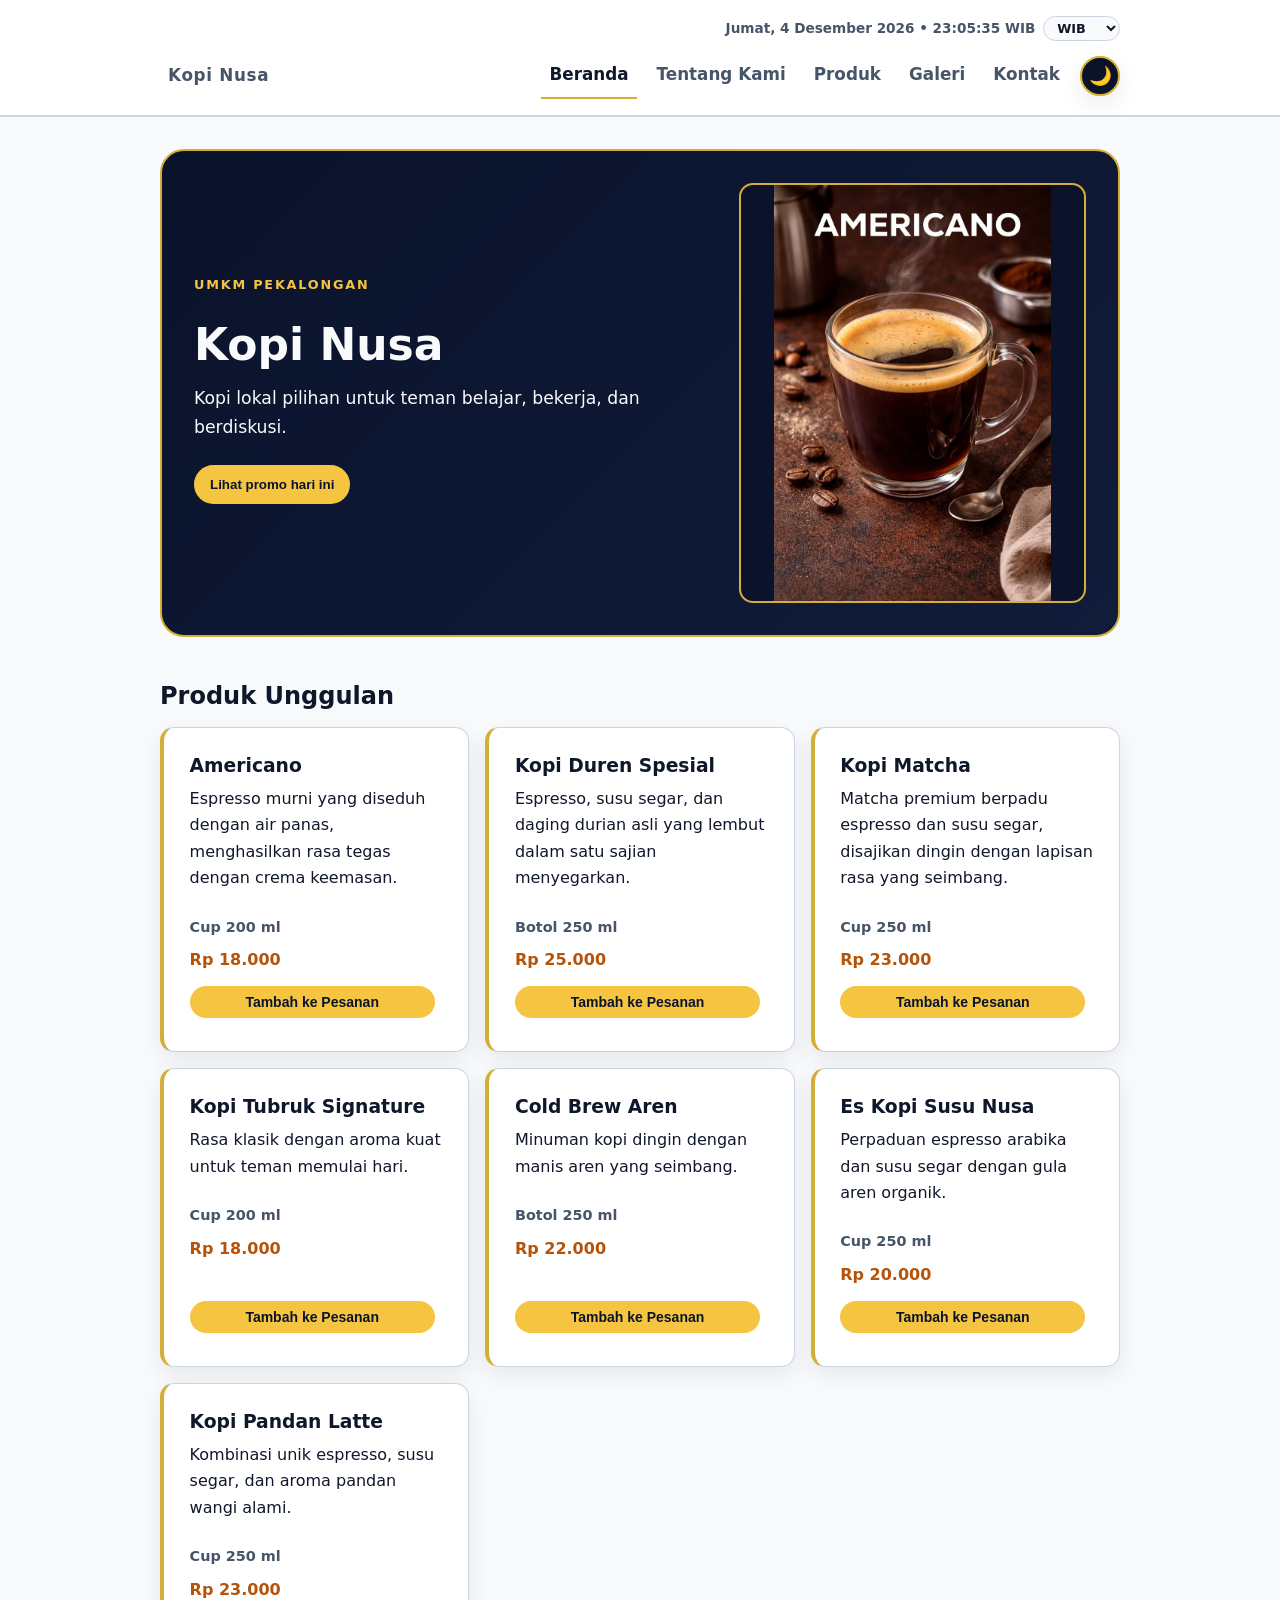
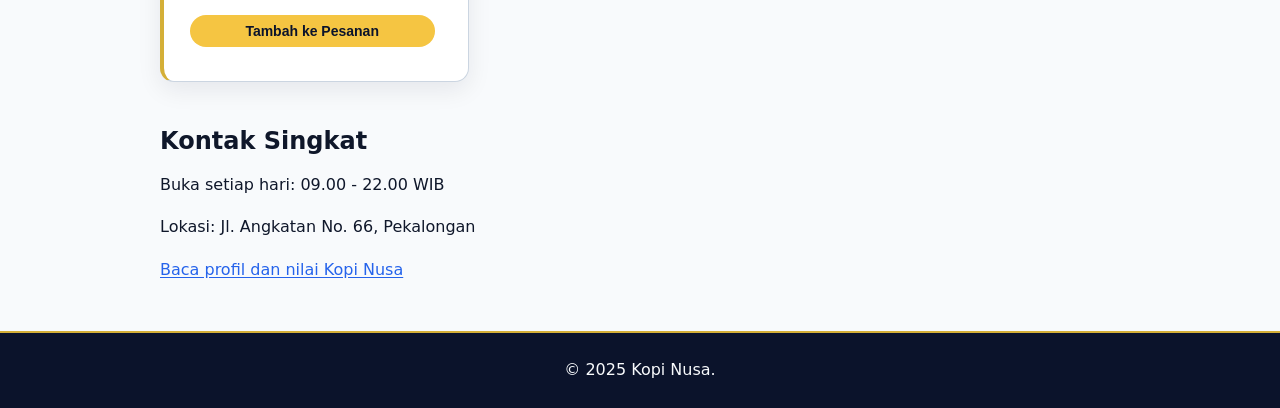
<file: index.html>
<!doctype html>
<html lang="id">
<head>
  <meta charset="utf-8" />
  <meta name="viewport" content="width=device-width, initial-scale=1" />
  <title>Kopi Nusa</title>
  <link rel="icon" href="favicon.ico" type="image/x-icon" />
  <link rel="stylesheet" href="css/style.css" />
  <script src="js/app.js" defer></script>
</head>
<body>
 
  <a class="skip-link" href="#konten">Lewati ke konten utama</a>

  <header class="site-header">
    <nav class="nav" aria-label="Navigasi utama">
      <div class="live-clock-widget" aria-label="Waktu operasional real-time">
        <time id="live-clock-text" class="clock-text">Memuat waktu...</time>
        <label for="timezone-select" class="sr-only">Pilih Zona Waktu</label>
        <select id="timezone-select" class="timezone-select" aria-label="Pilih zona waktu Indonesia">
          <option value="Asia/Jakarta" data-label="WIB" selected>WIB</option>
          <option value="Asia/Makassar" data-label="WITA">WITA</option>
          <option value="Asia/Jayapura" data-label="WIT">WIT</option>
        </select>
      </div>
      <a class="brand" href="index.html">Kopi Nusa</a>
      <button type="button" id="toggle-tema" class="theme-icon-btn" aria-label="Aktifkan mode gelap" title="Ubah tema">🌙</button>
      <ul>
        <li><a aria-current="page" href="index.html">Beranda</a></li>
        <li><a href="tentang.html">Tentang Kami</a></li>
        <li><a href="produk.html">Produk</a></li>
        <li><a href="galeri.html">Galeri</a></li>
        <li><a href="kontak.html">Kontak</a></li>
      </ul>
    </nav>
  </header>

  <main id="konten" class="page">
    <section class="hero" aria-labelledby="hero-title">
      <div class="hero-content">
        <p class="eyebrow">UMKM Pekalongan</p>
        <h1 id="hero-title">Kopi Nusa</h1>
        <p>Kopi lokal pilihan untuk teman belajar, bekerja, dan berdiskusi.</p>
        <button id="promoButton" type="button">Lihat promo hari ini</button>
      </div>

      <img class="hero-image" src="assets/images/americano.jpeg" alt="Segelas americano panas bercrema keemasan di atas meja kayu, ditemani biji kopi dan sendok" width="736" height="1104" />
    </section>

    <section aria-labelledby="produk-title">
      <h2 id="produk-title">Produk Unggulan</h2>
      <div class="product-list product-grid">
        <article class="product-card">
          <h3>Americano</h3>
          <p>Espresso murni yang diseduh dengan air panas, menghasilkan rasa tegas dengan crema keemasan.</p>
          <p class="product-size">Cup 200 ml</p>
          <p class="price">Rp 18.000</p>
          <button class="order-button" type="button" aria-label="Tambah Americano ke pesanan">Tambah ke Pesanan</button>
        </article>

        <article class="product-card">
          <h3>Kopi Duren Spesial</h3>
          <p>Espresso, susu segar, dan daging durian asli yang lembut dalam satu sajian menyegarkan.</p>
          <p class="product-size">Botol 250 ml</p>
          <p class="price">Rp 25.000</p>
          <button class="order-button" type="button" aria-label="Tambah Kopi Duren Spesial ke pesanan">Tambah ke Pesanan</button>
        </article>

        <article class="product-card">
          <h3>Kopi Matcha</h3>
          <p>Matcha premium berpadu espresso dan susu segar, disajikan dingin dengan lapisan rasa yang seimbang.</p>
          <p class="product-size">Cup 250 ml</p>
          <p class="price">Rp 23.000</p>
          <button class="order-button" type="button" aria-label="Tambah Kopi Matcha ke pesanan">Tambah ke Pesanan</button>
        </article>

        <article class="product-card">
          <h3>Kopi Tubruk Signature</h3>
          <p>Rasa klasik dengan aroma kuat untuk teman memulai hari.</p>
          <p class="product-size">Cup 200 ml</p>
          <p class="price">Rp 18.000</p>
          <button class="order-button" type="button" aria-label="Tambah Kopi Tubruk Signature ke pesanan">Tambah ke Pesanan</button>
        </article>

        <article class="product-card">
          <h3>Cold Brew Aren</h3>
          <p>Minuman kopi dingin dengan manis aren yang seimbang.</p>
          <p class="product-size">Botol 250 ml</p>
          <p class="price">Rp 22.000</p>
          <button class="order-button" type="button" aria-label="Tambah Cold Brew Aren ke pesanan">Tambah ke Pesanan</button>
        </article>

        <article class="product-card">
          <h3>Es Kopi Susu Nusa</h3>
          <p>Perpaduan espresso arabika dan susu segar dengan gula aren organik.</p>
          <p class="product-size">Cup 250 ml</p>
          <p class="price">Rp 20.000</p>
          <button class="order-button" type="button" aria-label="Tambah Es Kopi Susu Nusa ke pesanan">Tambah ke Pesanan</button>
        </article>

        <article class="product-card">
          <h3>Kopi Pandan Latte</h3>
          <p>Kombinasi unik espresso, susu segar, dan aroma pandan wangi alami.</p>
          <p class="product-size">Cup 250 ml</p>
          <p class="price">Rp 23.000</p>
          <button class="order-button" type="button" aria-label="Tambah Kopi Pandan Latte ke pesanan">Tambah ke Pesanan</button>
        </article>
      </div>

      <aside id="ringkasanPesanan" class="order-summary" aria-labelledby="ringkasan-title" hidden>
        <h3 id="ringkasan-title">Ringkasan Pesanan</h3>
        <ul id="daftarPesanan" class="order-list"></ul>
        <p class="order-total">Subtotal: <span id="subtotalPesanan">Rp 0</span></p>
        <p id="infoDiskon" class="order-discount" hidden></p>
        <p class="order-total">Total: <strong id="totalPesanan">Rp 0</strong></p>
        <button id="pesanWhatsApp" class="whatsapp-button" type="button">Pesan via WhatsApp</button>
        <button id="kosongkanPesanan" type="button">Kosongkan Pesanan</button>
      </aside>
    </section>

    <section id="kontak" aria-labelledby="kontak-title">
      <h2 id="kontak-title">Kontak Singkat</h2>
      <p>Buka setiap hari: 09.00 - 22.00 WIB</p>
      <p>Lokasi: Jl. Angkatan No. 66, Pekalongan</p>
      <p><a href="tentang.html">Baca profil dan nilai Kopi Nusa</a></p>
    </section>
  </main>

  <footer class="site-footer">
    <p>&copy; 2025 Kopi Nusa.</p>
  </footer>

  <div id="notifikasi" class="notifikasi" role="status" aria-live="polite"></div>

  <script src="js/script.js"></script>
</body>
</html>
</file>
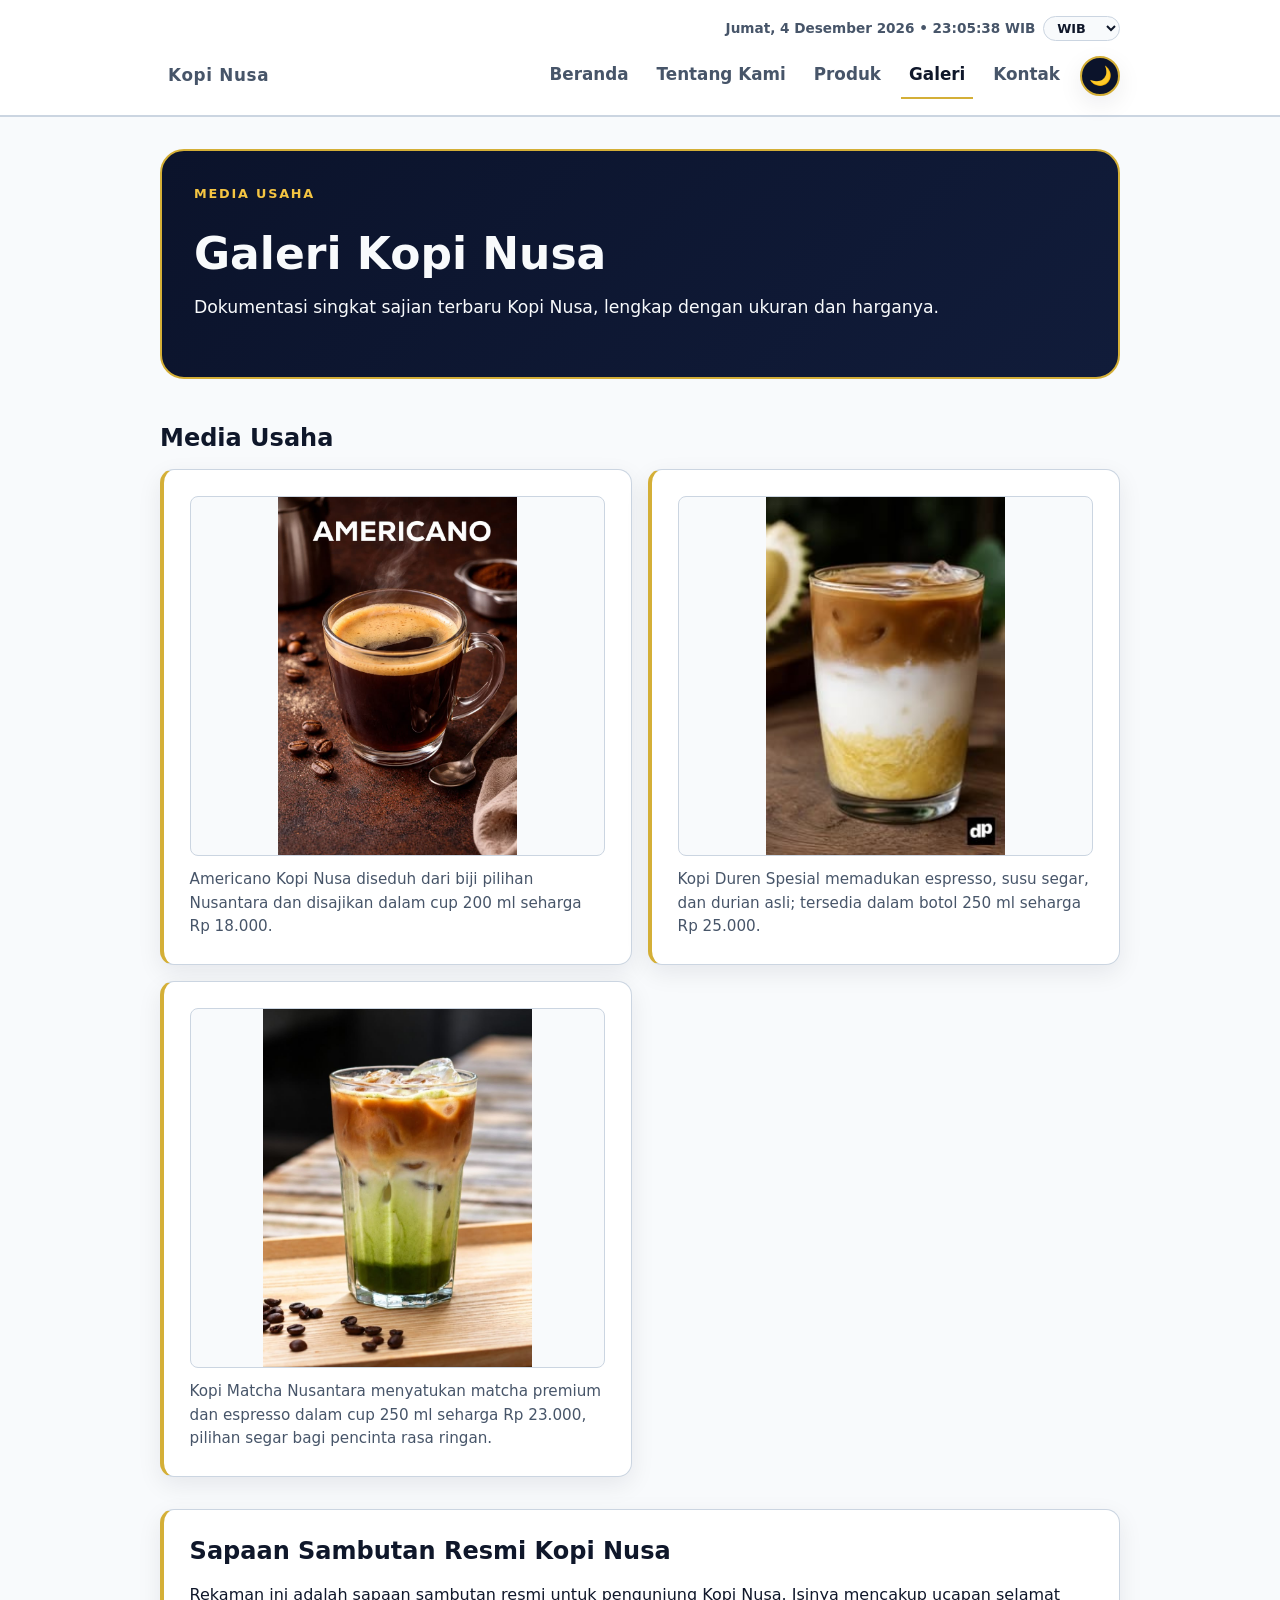
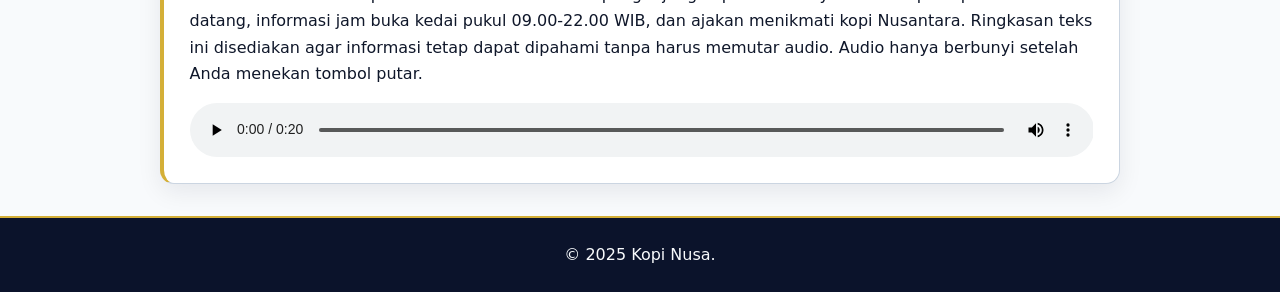
<file: galeri.html>
<!doctype html>
<html lang="id">
<head>
  <meta charset="utf-8" />
  <meta name="viewport" content="width=device-width, initial-scale=1" />
  <title>Galeri Kopi Nusa Website UMKM</title>
  <link rel="icon" href="favicon.ico" type="image/x-icon" />
  <link rel="stylesheet" href="css/style.css" />
  <script src="js/app.js" defer></script>
</head>
<body>
  <a class="skip-link" href="#konten">Lewati ke konten utama</a>

  <header class="site-header">
    <nav class="nav" aria-label="Navigasi utama">
      <div class="live-clock-widget" aria-label="Waktu operasional real-time">
        <time id="live-clock-text" class="clock-text">Memuat waktu...</time>
        <label for="timezone-select" class="sr-only">Pilih Zona Waktu</label>
        <select id="timezone-select" class="timezone-select" aria-label="Pilih zona waktu Indonesia">
          <option value="Asia/Jakarta" data-label="WIB" selected>WIB</option>
          <option value="Asia/Makassar" data-label="WITA">WITA</option>
          <option value="Asia/Jayapura" data-label="WIT">WIT</option>
        </select>
      </div>
      <a class="brand" href="index.html">Kopi Nusa</a>
      <button type="button" id="toggle-tema" class="theme-icon-btn" aria-label="Aktifkan mode gelap" title="Ubah tema">🌙</button>
      <ul>
        <li><a href="index.html">Beranda</a></li>
        <li><a href="tentang.html">Tentang Kami</a></li>
        <li><a href="produk.html">Produk</a></li>
        <li><a aria-current="page" href="galeri.html">Galeri</a></li>
        <li><a href="kontak.html">Kontak</a></li>
      </ul>
    </nav>
  </header>

  <main id="konten" class="page">
    <section class="hero" aria-labelledby="galeri-title">
      <div class="hero-content">
        <p class="eyebrow">Media Usaha</p>
        <h1 id="galeri-title">Galeri Kopi Nusa</h1>
        <p>Dokumentasi singkat sajian terbaru Kopi Nusa, lengkap dengan ukuran dan harganya.</p>
      </div>
    </section>

    <section aria-labelledby="media-title">
      <h2 id="media-title">Media Usaha</h2>
      <div class="gallery-grid">
        <figure class="media-card">
          <img src="assets/images/americano.jpeg" alt="Segelas americano panas bercrema keemasan di atas meja kayu, ditemani biji kopi dan sendok" width="736" height="1104" loading="lazy" />
          <figcaption>Americano Kopi Nusa diseduh dari biji pilihan Nusantara dan disajikan dalam cup 200 ml seharga Rp 18.000.</figcaption>
        </figure>

        <figure class="media-card">
          <img src="assets/images/kopi-duren.jpeg" alt="Kopi duren dingin dalam gelas kaca berlapis susu, kopi, dan serat durian di dasar gelas, berlatar buah durian" width="236" height="354" loading="lazy" />
          <figcaption>Kopi Duren Spesial memadukan espresso, susu segar, dan durian asli; tersedia dalam botol 250 ml seharga Rp 25.000.</figcaption>
        </figure>

        <figure class="media-card">
          <img src="assets/images/kopi-matcha.jpeg" alt="Kopi matcha dingin berlapis matcha hijau, espresso, dan susu di dalam gelas kaca, ditemani biji kopi di atas meja kayu" width="736" height="981" loading="lazy" />
          <figcaption>Kopi Matcha Nusantara menyatukan matcha premium dan espresso dalam cup 250 ml seharga Rp 23.000, pilihan segar bagi pencinta rasa ringan.</figcaption>
        </figure>
      </div>
    </section>

    <section aria-labelledby="audio-title" class="audio-card">
      <h2 id="audio-title">Sapaan Sambutan Resmi Kopi Nusa</h2>
      <p id="audio-note">Rekaman ini adalah sapaan sambutan resmi untuk pengunjung Kopi Nusa. Isinya mencakup ucapan selamat datang, informasi jam buka kedai pukul 09.00-22.00 WIB, dan ajakan menikmati kopi Nusantara. Ringkasan teks ini disediakan agar informasi tetap dapat dipahami tanpa harus memutar audio. Audio hanya berbunyi setelah Anda menekan tombol putar.</p>
      <audio controls aria-describedby="audio-note" src="assets/audio/sapaan-kedai.mp3">Browser Anda tidak mendukung pemutar audio.</audio>
    </section>
  </main>

  <footer class="site-footer">
    <p>&copy; 2025 Kopi Nusa.</p>
  </footer>

  <script src="js/script.js"></script>
</body>
</html>
</file>
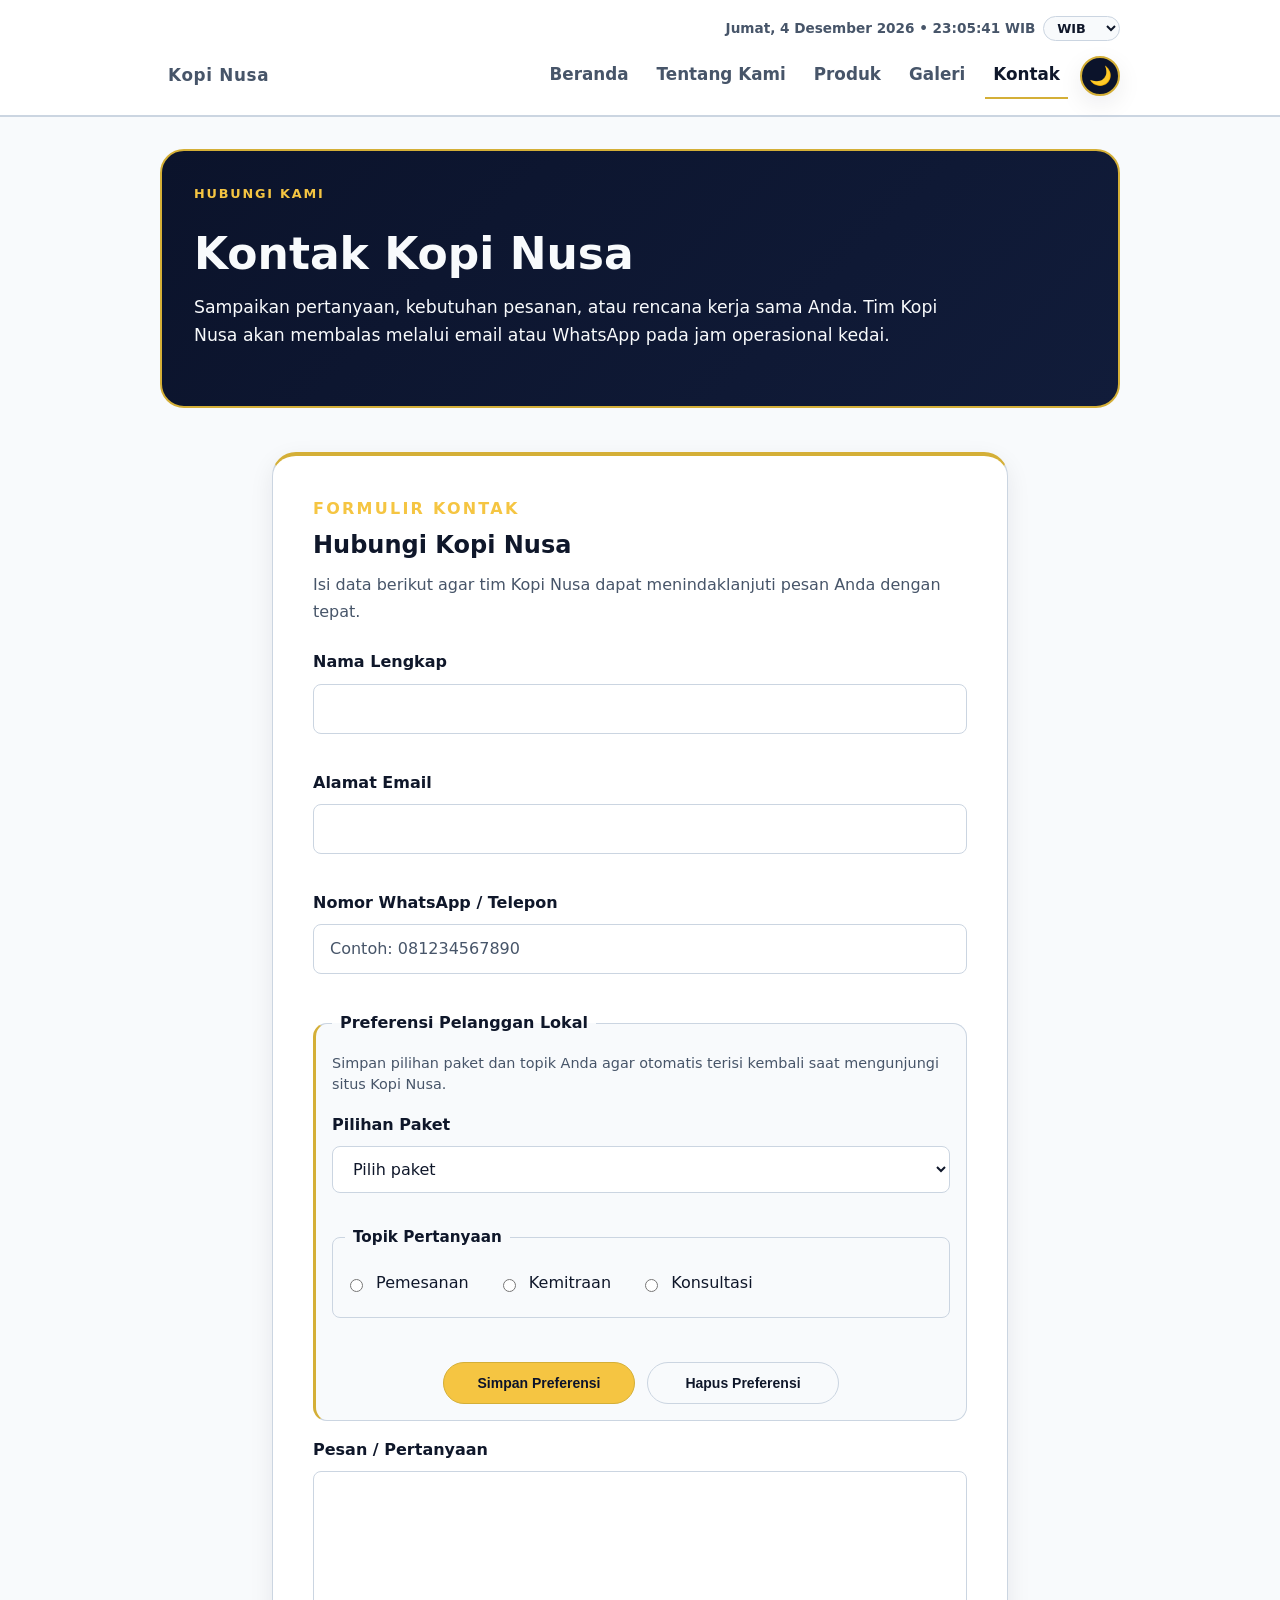
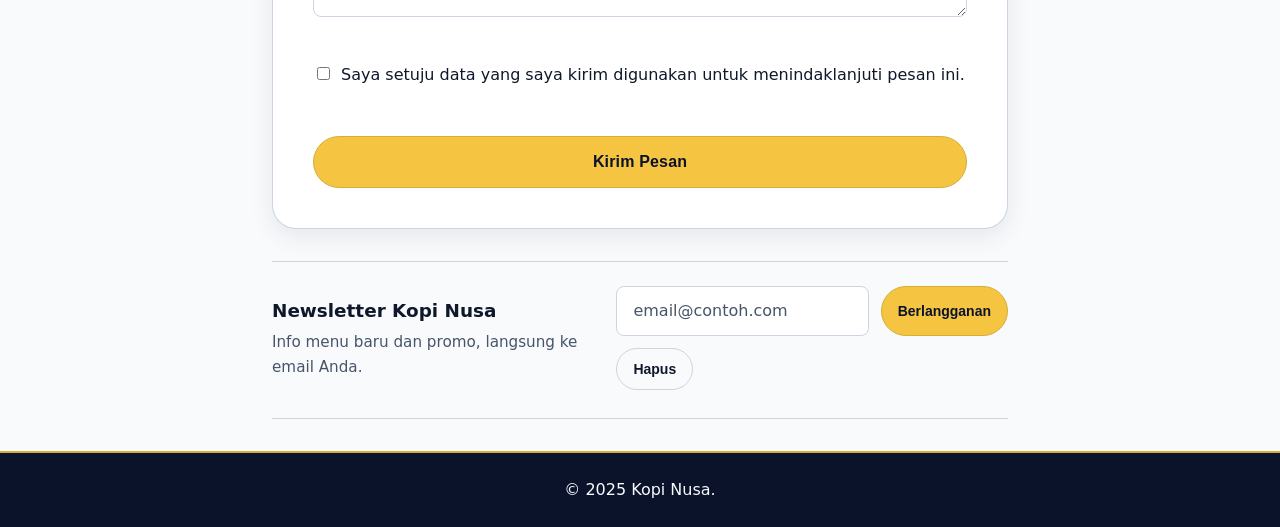
<file: kontak.html>
<!doctype html>
<html lang="id">
<head>
  <meta charset="utf-8" />
  <meta name="viewport" content="width=device-width, initial-scale=1" />
  <title>Kontak Kopi Nusa Website UMKM</title>
  <link rel="icon" href="favicon.ico" type="image/x-icon" />
  <link rel="stylesheet" href="css/style.css" />
  <script src="js/app.js" defer></script>
</head>
<body>
  <a class="skip-link" href="#konten">Lewati ke konten utama</a>

  <header class="site-header">
    <nav class="nav" aria-label="Navigasi utama">
      <div class="live-clock-widget" aria-label="Waktu operasional real-time">
        <time id="live-clock-text" class="clock-text">Memuat waktu...</time>
        <label for="timezone-select" class="sr-only">Pilih Zona Waktu</label>
        <select id="timezone-select" class="timezone-select" aria-label="Pilih zona waktu Indonesia">
          <option value="Asia/Jakarta" data-label="WIB" selected>WIB</option>
          <option value="Asia/Makassar" data-label="WITA">WITA</option>
          <option value="Asia/Jayapura" data-label="WIT">WIT</option>
        </select>
      </div>
      <a class="brand" href="index.html">Kopi Nusa</a>
      <button type="button" id="toggle-tema" class="theme-icon-btn" aria-label="Aktifkan mode gelap" title="Ubah tema">🌙</button>
      <ul>
        <li><a href="index.html">Beranda</a></li>
        <li><a href="tentang.html">Tentang Kami</a></li>
        <li><a href="produk.html">Produk</a></li>
        <li><a href="galeri.html">Galeri</a></li>
        <li><a aria-current="page" href="kontak.html">Kontak</a></li>
      </ul>
    </nav>
  </header>

  <main id="konten" class="page">
    <section class="hero" aria-labelledby="kontak-title">
      <div class="hero-content">
        <p class="eyebrow">Hubungi Kami</p>
        <h1 id="kontak-title">Kontak Kopi Nusa</h1>
        <p>Sampaikan pertanyaan, kebutuhan pesanan, atau rencana kerja sama Anda. Tim Kopi Nusa akan membalas melalui email atau WhatsApp pada jam operasional kedai.</p>
      </div>
    </section>

    <section class="contact-card" aria-labelledby="form-title">
      <p class="eyebrow">Formulir Kontak</p>
      <h2 id="form-title">Hubungi Kopi Nusa</h2>
      <p class="contact-intro">Isi data berikut agar tim Kopi Nusa dapat menindaklanjuti pesan Anda dengan tepat.</p>

      <form id="form-kontak" action="#" method="post" novalidate>
        <div class="field">
          <label for="nama">Nama Lengkap</label>
          <input id="nama" name="nama" type="text" autocomplete="name" required minlength="3" aria-describedby="nama-error" />
          <p id="nama-error" class="field-error" aria-live="polite"></p>
        </div>

        <div class="field">
          <label for="email">Alamat Email</label>
          <input id="email" name="email" type="email" autocomplete="email" required aria-describedby="email-error" />
          <p id="email-error" class="field-error" aria-live="polite"></p>
        </div>

        <div class="field">
          <label for="telepon">Nomor WhatsApp / Telepon</label>
          <input id="telepon" name="telepon" type="tel" autocomplete="tel" inputmode="numeric" placeholder="Contoh: 081234567890" pattern="08[0-9]{8,11}" required aria-describedby="telepon-error" />
          <p id="telepon-error" class="field-error" aria-live="polite"></p>
        </div>

        <fieldset class="preference-fieldset">
          <legend>Preferensi Pelanggan Lokal</legend>
          <p class="preference-note">Simpan pilihan paket dan topik Anda agar otomatis terisi kembali saat mengunjungi situs Kopi Nusa.</p>

          <div class="field">
            <label for="paket">Pilihan Paket</label>
            <select id="paket" name="paket" required aria-describedby="paket-error">
              <option value="">Pilih paket</option>
              <option value="rumahan">Paket rumahan</option>
              <option value="kantor">Paket kantor</option>
              <option value="reseller">Paket reseller</option>
            </select>
            <p id="paket-error" class="field-error" aria-live="polite"></p>
          </div>

          <fieldset class="topik-fieldset" aria-describedby="topik-error">
            <legend>Topik Pertanyaan</legend>
            <label class="radio-option"><input type="radio" name="topik" value="pemesanan" required /> Pemesanan</label>
            <label class="radio-option"><input type="radio" name="topik" value="kemitraan" /> Kemitraan</label>
            <label class="radio-option"><input type="radio" name="topik" value="konsultasi" /> Konsultasi</label>
          </fieldset>
          <p id="topik-error" class="field-error" aria-live="polite"></p>

          <div class="preference-actions">
            <button type="button" id="simpan-preferensi" class="btn-preferensi-simpan">Simpan Preferensi</button>
            <button type="button" id="hapus-preferensi" class="btn-preferensi-hapus">Hapus Preferensi</button>
          </div>
          <p id="preferensi-status" class="preference-status" aria-live="polite"></p>
        </fieldset>

        <div class="field">
          <label for="pesan">Pesan / Pertanyaan</label>
          <textarea id="pesan" name="pesan" rows="5" required minlength="20" aria-describedby="pesan-error"></textarea>
          <p id="pesan-error" class="field-error" aria-live="polite"></p>
        </div>

        <div class="field field-checkbox">
          <label class="checkbox-option" for="setuju">
            <input id="setuju" name="setuju" type="checkbox" required aria-describedby="setuju-error" />
            <span>Saya setuju data yang saya kirim digunakan untuk menindaklanjuti pesan ini.</span>
          </label>
          <p id="setuju-error" class="field-error" aria-live="polite"></p>
        </div>

        <button type="submit" class="btn-submit-full">Kirim Pesan</button>
      </form>

      <p id="form-feedback" class="form-feedback" aria-live="polite"></p>

      <div id="preview-wrapper" class="preview-wrapper" hidden>
        <h3>Ringkasan Pesan Terkirim</h3>
        <pre id="preview-form" class="preview-box"></pre>
      </div>
    </section>

    <section class="newsletter-strip" aria-labelledby="newsletter-title">
      <div class="newsletter-copy">
        <h2 id="newsletter-title">Newsletter Kopi Nusa</h2>
        <p>Info menu baru dan promo, langsung ke email Anda.</p>
      </div>

      <form id="form-newsletter" class="newsletter-form" novalidate>
        <div class="newsletter-row">
          <label class="sr-only" for="newsletter-email">Email newsletter</label>
          <input id="newsletter-email" name="newsletterEmail" type="email" autocomplete="email" placeholder="email@contoh.com" required aria-describedby="newsletter-error" />
          <button type="submit" class="btn-newsletter">Berlangganan</button>
          <button type="button" id="hapus-newsletter" class="btn-newsletter-hapus">Hapus</button>
        </div>
        <p id="newsletter-error" class="field-error" aria-live="polite"></p>
        <p id="newsletter-status" class="form-feedback newsletter-status" aria-live="polite"></p>
      </form>
    </section>
  </main>

  <footer class="site-footer">
    <p>&copy; 2025 Kopi Nusa.</p>
  </footer>

  <script src="js/form.js" defer></script>
  <script src="js/newsletter.js" defer></script>
  <script src="js/script.js" defer></script>
</body>
</html>
</file>
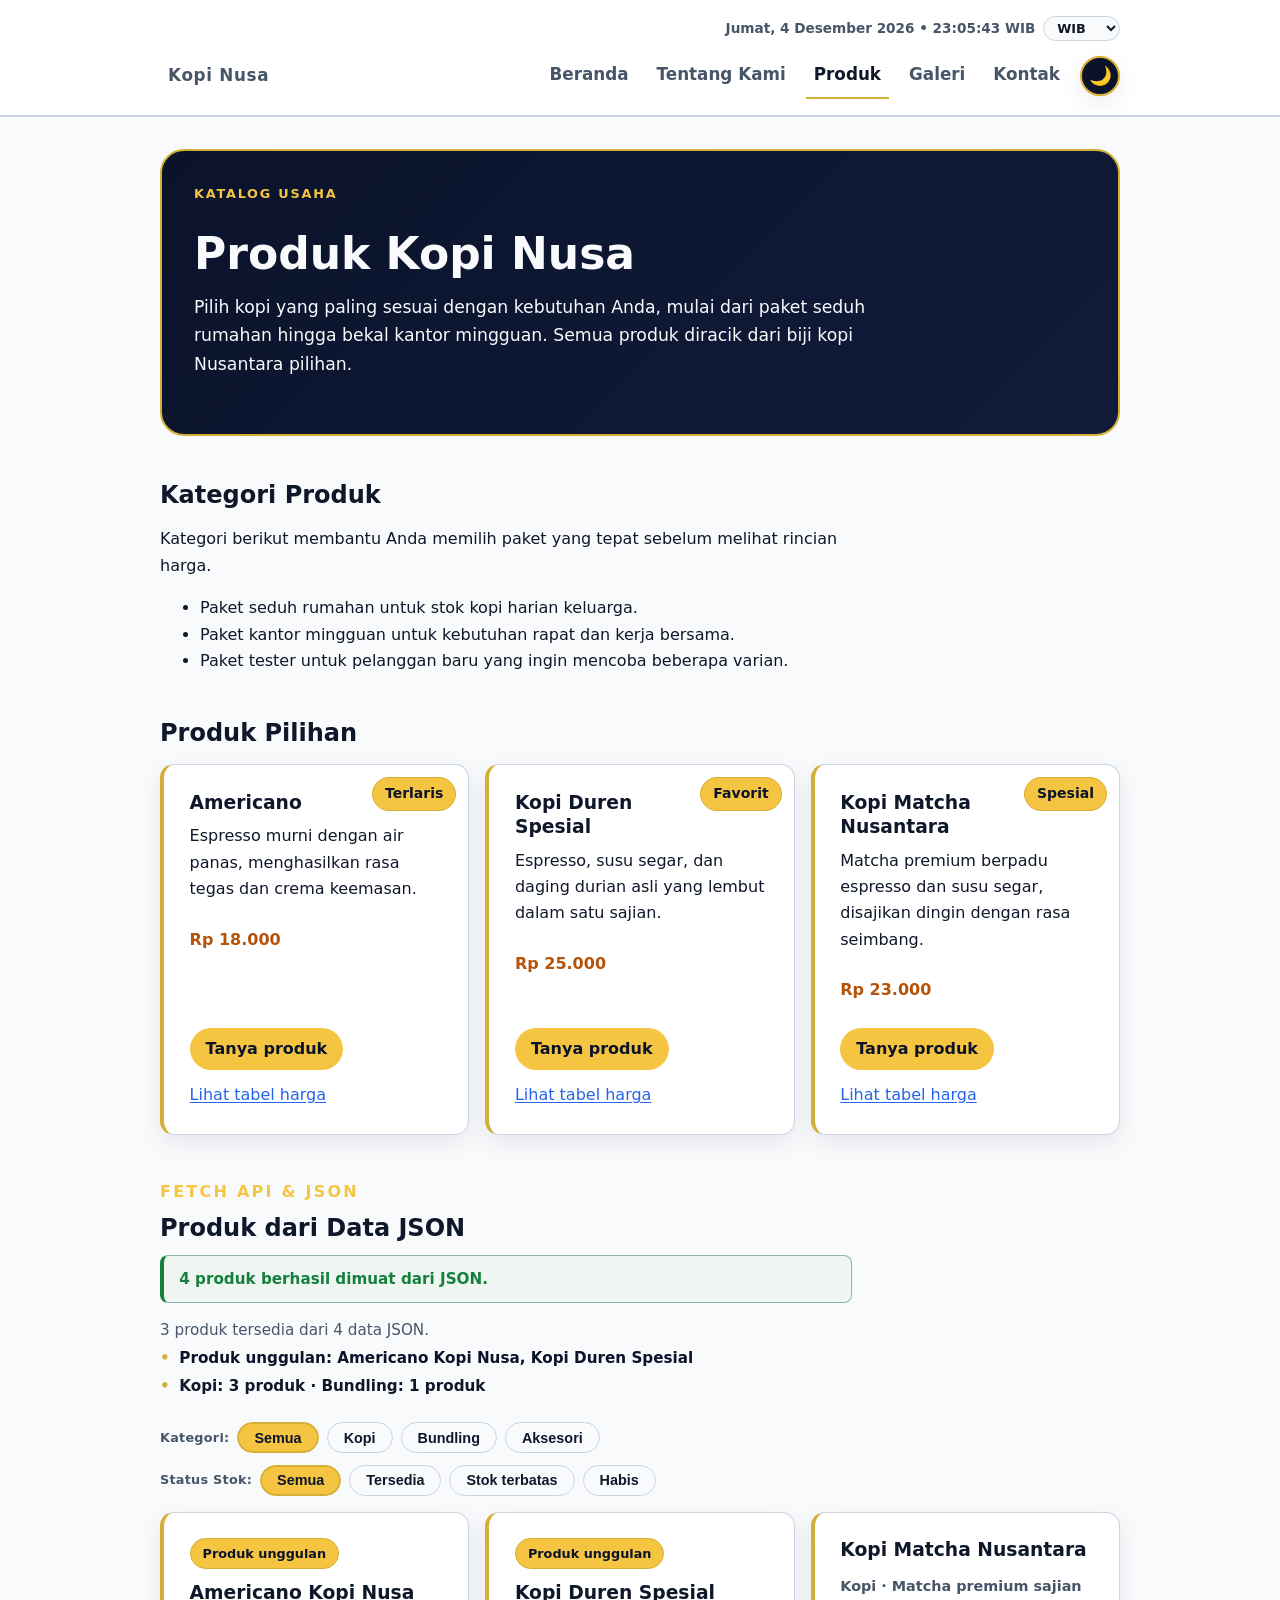
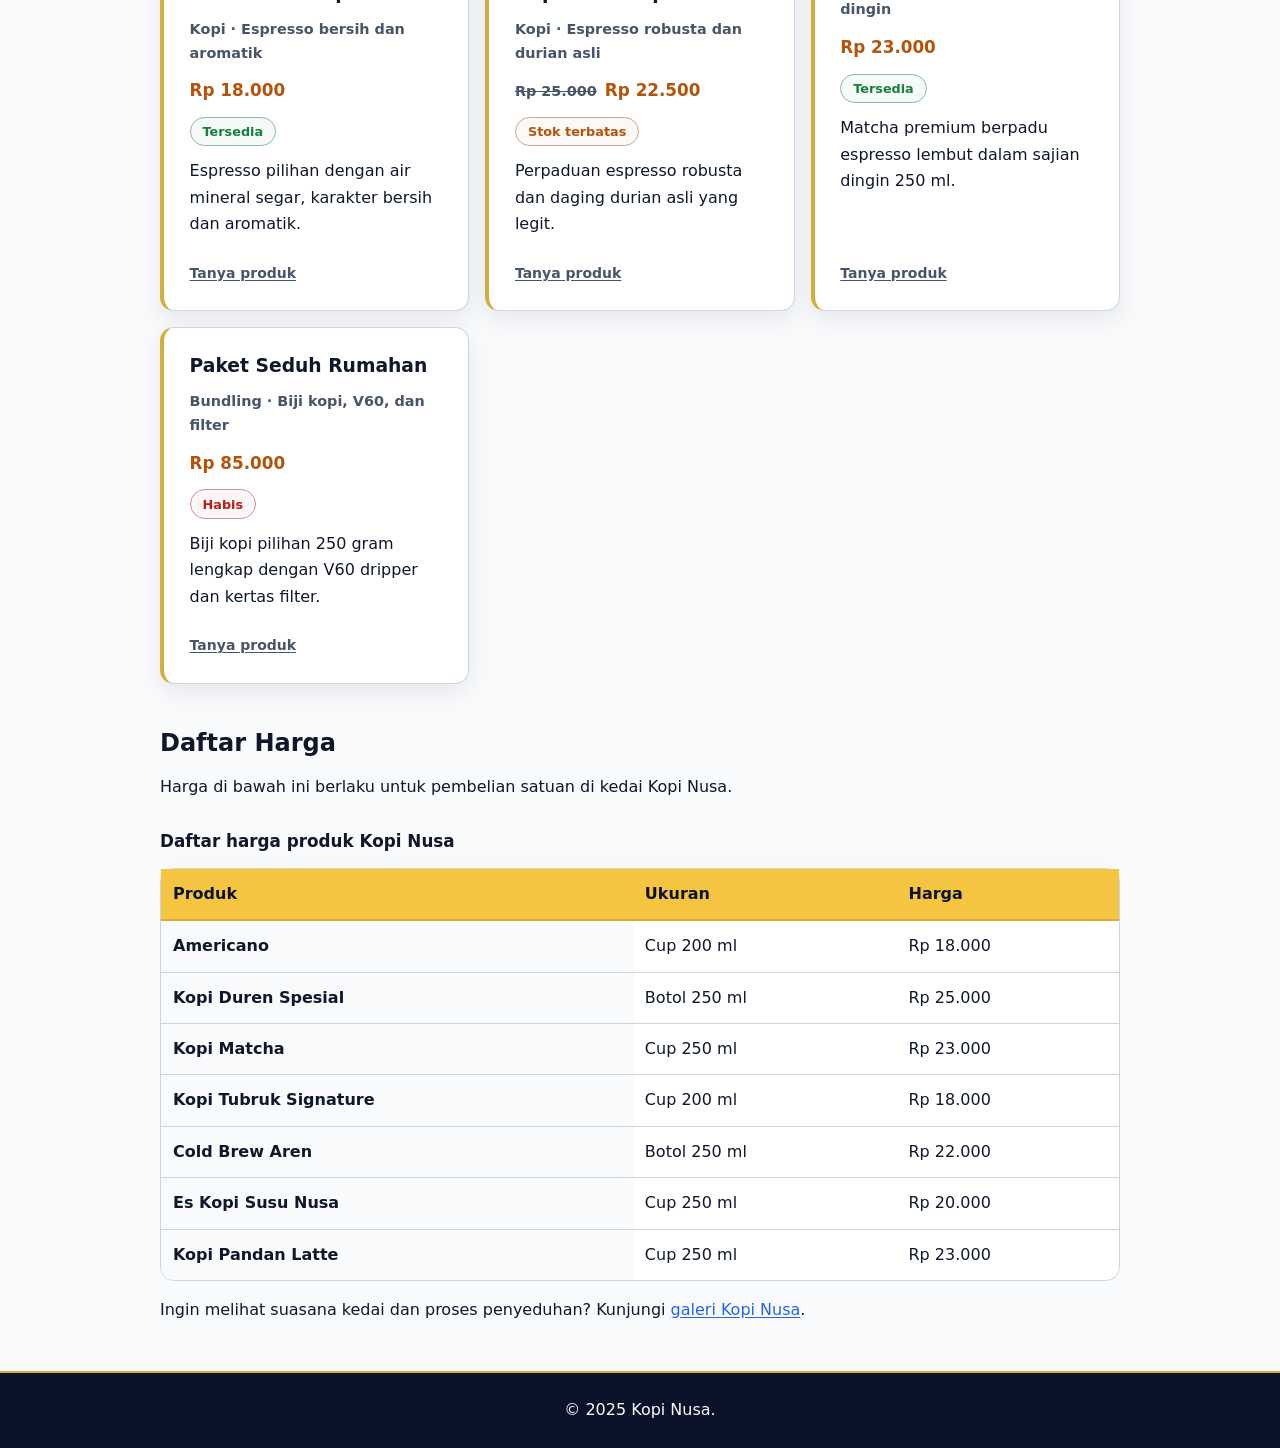
<file: produk.html>
<!doctype html>
<html lang="id">
<head>
  <meta charset="utf-8" />
  <meta name="viewport" content="width=device-width, initial-scale=1" />
  <title>Produk Kopi Nusa Website UMKM</title>
  <link rel="icon" href="favicon.ico" type="image/x-icon" />
  <link rel="stylesheet" href="css/style.css" />
  <script src="js/app.js" defer></script>
</head>
<body>
  <a class="skip-link" href="#konten">Lewati ke konten utama</a>

  <header class="site-header">
    <nav class="nav" aria-label="Navigasi utama">
      <div class="live-clock-widget" aria-label="Waktu operasional real-time">
        <time id="live-clock-text" class="clock-text">Memuat waktu...</time>
        <label for="timezone-select" class="sr-only">Pilih Zona Waktu</label>
        <select id="timezone-select" class="timezone-select" aria-label="Pilih zona waktu Indonesia">
          <option value="Asia/Jakarta" data-label="WIB" selected>WIB</option>
          <option value="Asia/Makassar" data-label="WITA">WITA</option>
          <option value="Asia/Jayapura" data-label="WIT">WIT</option>
        </select>
      </div>
      <a class="brand" href="index.html">Kopi Nusa</a>
      <button type="button" id="toggle-tema" class="theme-icon-btn" aria-label="Aktifkan mode gelap" title="Ubah tema">🌙</button>
      <ul>
        <li><a href="index.html">Beranda</a></li>
        <li><a href="tentang.html">Tentang Kami</a></li>
        <li><a aria-current="page" href="produk.html">Produk</a></li>
        <li><a href="galeri.html">Galeri</a></li>
        <li><a href="kontak.html">Kontak</a></li>
      </ul>
    </nav>
  </header>

  <main id="konten" class="page">
    <section class="hero" aria-labelledby="produk-title">
      <div class="hero-content">
        <p class="eyebrow">Katalog Usaha</p>
        <h1 id="produk-title">Produk Kopi Nusa</h1>
        <p>Pilih kopi yang paling sesuai dengan kebutuhan Anda, mulai dari paket seduh rumahan hingga bekal kantor mingguan. Semua produk diracik dari biji kopi Nusantara pilihan.</p>
      </div>
    </section>

    <section aria-labelledby="kategori-title">
      <h2 id="kategori-title">Kategori Produk</h2>
      <p>Kategori berikut membantu Anda memilih paket yang tepat sebelum melihat rincian harga.</p>
      <ul>
        <li>Paket seduh rumahan untuk stok kopi harian keluarga.</li>
        <li>Paket kantor mingguan untuk kebutuhan rapat dan kerja bersama.</li>
        <li>Paket tester untuk pelanggan baru yang ingin mencoba beberapa varian.</li>
      </ul>
    </section>

    <section aria-labelledby="produk-pilihan-title">
      <h2 id="produk-pilihan-title">Produk Pilihan</h2>
      <div class="product-grid">
        <article class="product-card">
          <span class="product-badge">Terlaris</span>
          <h3>Americano</h3>
          <p>Espresso murni dengan air panas, menghasilkan rasa tegas dan crema keemasan.</p>
          <p class="price">Rp 18.000</p>
          <div class="card-actions">
            <a class="button" href="kontak.html">Tanya produk</a>
            <a href="#harga-title">Lihat tabel harga</a>
          </div>
        </article>

        <article class="product-card">
          <span class="product-badge">Favorit</span>
          <h3>Kopi Duren Spesial</h3>
          <p>Espresso, susu segar, dan daging durian asli yang lembut dalam satu sajian.</p>
          <p class="price">Rp 25.000</p>
          <div class="card-actions">
            <a class="button" href="kontak.html">Tanya produk</a>
            <a href="#harga-title">Lihat tabel harga</a>
          </div>
        </article>

        <article class="product-card">
          <span class="product-badge">Spesial</span>
          <h3>Kopi Matcha Nusantara</h3>
          <p>Matcha premium berpadu espresso dan susu segar, disajikan dingin dengan rasa seimbang.</p>
          <p class="price">Rp 23.000</p>
          <div class="card-actions">
            <a class="button" href="kontak.html">Tanya produk</a>
            <a href="#harga-title">Lihat tabel harga</a>
          </div>
        </article>
      </div>
    </section>

    <section class="section" aria-labelledby="produk-dinamis-title">
      <div class="section-header">
        <p class="eyebrow">Fetch API &amp; JSON</p>
        <h2 id="produk-dinamis-title">Produk dari Data JSON</h2>
        <p id="catalog-status" class="catalog-status" aria-live="polite">Menyiapkan katalog produk...</p>
        <div class="catalog-meta">
          <p id="produk-ringkasan">Data produk akan dimuat dari data/products.json.</p>
          <p id="produk-unggulan">Produk unggulan akan ditentukan dari data JSON.</p>
          <p id="ringkasan-kategori" class="category-summary">Ringkasan kategori akan dimuat dari data JSON.</p>
        </div>
      </div>
      <div class="catalog-controls">
        <div class="filter-group">
          <span class="filter-label">Kategori:</span>
          <div class="filter-bar" role="group" aria-label="Filter kategori produk">
            <button type="button" class="filter-button is-active" data-filter="Semua">Semua</button>
            <button type="button" class="filter-button" data-filter="Kopi">Kopi</button>
            <button type="button" class="filter-button" data-filter="Bundling">Bundling</button>
            <button type="button" class="filter-button" data-filter="Aksesori">Aksesori</button>
          </div>
        </div>
        <div class="filter-group">
          <span class="filter-label">Status Stok:</span>
          <div class="filter-bar" role="group" aria-label="Filter status stok produk">
            <button type="button" class="filter-button is-active" data-stock-filter="Semua">Semua</button>
            <button type="button" class="filter-button" data-stock-filter="Tersedia">Tersedia</button>
            <button type="button" class="filter-button" data-stock-filter="Stok terbatas">Stok terbatas</button>
            <button type="button" class="filter-button" data-stock-filter="Habis">Habis</button>
          </div>
        </div>
      </div>
      <div id="produk-dinamis" class="product-grid js-product-grid" aria-live="polite"></div>
    </section>

    <section aria-labelledby="harga-title">
      <h2 id="harga-title">Daftar Harga</h2>
      <p>Harga di bawah ini berlaku untuk pembelian satuan di kedai Kopi Nusa.</p>
      <div class="table-scroll" role="region" aria-labelledby="daftar-harga-caption" tabindex="0">
        <table>
          <caption id="daftar-harga-caption">Daftar harga produk Kopi Nusa</caption>
          <thead>
            <tr>
              <th scope="col">Produk</th>
              <th scope="col">Ukuran</th>
              <th scope="col">Harga</th>
            </tr>
          </thead>
          <tbody>
            <tr>
              <th scope="row">Americano</th>
              <td>Cup 200 ml</td>
              <td>Rp 18.000</td>
            </tr>
            <tr>
              <th scope="row">Kopi Duren Spesial</th>
              <td>Botol 250 ml</td>
              <td>Rp 25.000</td>
            </tr>
            <tr>
              <th scope="row">Kopi Matcha</th>
              <td>Cup 250 ml</td>
              <td>Rp 23.000</td>
            </tr>
            <tr>
              <th scope="row">Kopi Tubruk Signature</th>
              <td>Cup 200 ml</td>
              <td>Rp 18.000</td>
            </tr>
            <tr>
              <th scope="row">Cold Brew Aren</th>
              <td>Botol 250 ml</td>
              <td>Rp 22.000</td>
            </tr>
            <tr>
              <th scope="row">Es Kopi Susu Nusa</th>
              <td>Cup 250 ml</td>
              <td>Rp 20.000</td>
            </tr>
            <tr>
              <th scope="row">Kopi Pandan Latte</th>
              <td>Cup 250 ml</td>
              <td>Rp 23.000</td>
            </tr>
          </tbody>
        </table>
      </div>
      <p>Ingin melihat suasana kedai dan proses penyeduhan? Kunjungi <a href="galeri.html">galeri Kopi Nusa</a>.</p>
    </section>
  </main>

  <footer class="site-footer">
    <p>&copy; 2025 Kopi Nusa.</p>
  </footer>

  <script src="js/script.js"></script>
  <script type="module" src="js/catalog-api.js"></script>
</body>
</html>
</file>
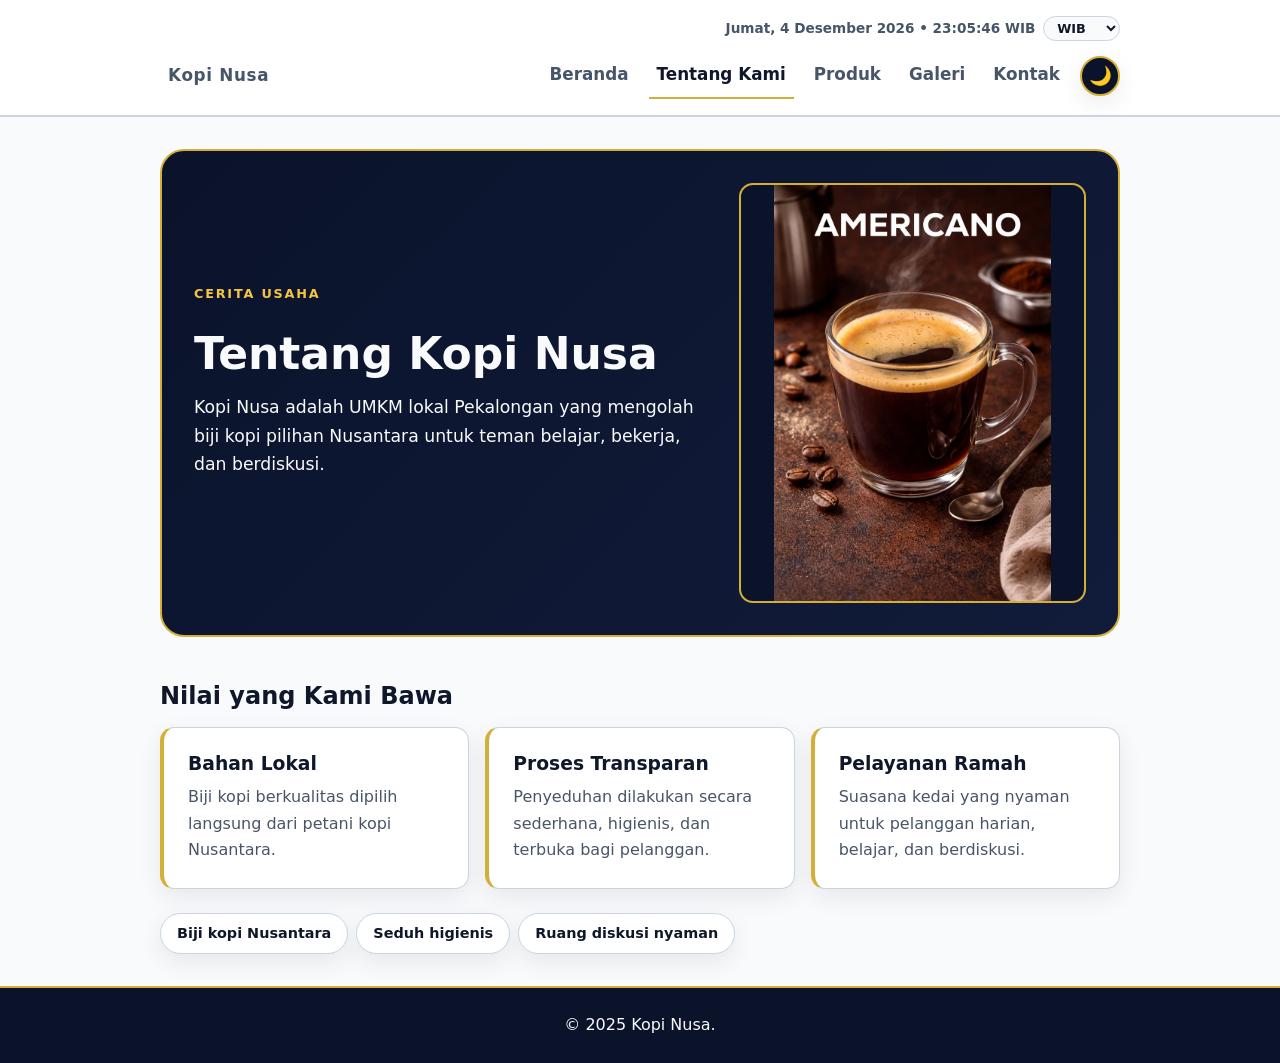
<file: tentang.html>
<!doctype html>
<html lang="id">
<head>
  <meta charset="utf-8" />
  <meta name="viewport" content="width=device-width, initial-scale=1" />
  <title>Tentang Kopi Nusa Website UMKM</title>
  <link rel="icon" href="favicon.ico" type="image/x-icon" />
  <link rel="stylesheet" href="css/style.css" />
  <script src="js/app.js" defer></script>
</head>
<body>
  <!-- Skip link untuk navigasi keyboard -->
  <a class="skip-link" href="#konten">Lewati ke konten utama</a>

  <!-- Header & Navigasi Utama (penanda halaman aktif pada Tentang Kami) -->
  <header class="site-header">
    <nav class="nav" aria-label="Navigasi utama">
      <div class="live-clock-widget" aria-label="Waktu operasional real-time">
        <time id="live-clock-text" class="clock-text">Memuat waktu...</time>
        <label for="timezone-select" class="sr-only">Pilih Zona Waktu</label>
        <select id="timezone-select" class="timezone-select" aria-label="Pilih zona waktu Indonesia">
          <option value="Asia/Jakarta" data-label="WIB" selected>WIB</option>
          <option value="Asia/Makassar" data-label="WITA">WITA</option>
          <option value="Asia/Jayapura" data-label="WIT">WIT</option>
        </select>
      </div>
      <a class="brand" href="index.html">Kopi Nusa</a>
      <button type="button" id="toggle-tema" class="theme-icon-btn" aria-label="Aktifkan mode gelap" title="Ubah tema">🌙</button>
      <ul>
        <li><a href="index.html">Beranda</a></li>
        <li><a aria-current="page" href="tentang.html">Tentang Kami</a></li>
        <li><a href="produk.html">Produk</a></li>
        <li><a href="galeri.html">Galeri</a></li>
        <li><a href="kontak.html">Kontak</a></li>
      </ul>
    </nav>
  </header>

  <!-- Konten Utama Halaman Tentang -->
  <main id="konten" class="page">
    <section class="hero" aria-labelledby="tentang-title">
      <div class="hero-content">
        <p class="eyebrow">Cerita Usaha</p>
        <h1 id="tentang-title">Tentang Kopi Nusa</h1>
        <p>Kopi Nusa adalah UMKM lokal Pekalongan yang mengolah biji kopi pilihan Nusantara untuk teman belajar, bekerja, dan berdiskusi.</p>
      </div>
      <img class="hero-image" src="assets/images/americano.jpeg" alt="Segelas americano panas bercrema keemasan di atas meja kayu, ditemani biji kopi dan sendok" width="736" height="1104" />
    </section>

    <section aria-labelledby="nilai-title">
      <h2 id="nilai-title">Nilai yang Kami Bawa</h2>
      <div class="about-grid">
        <article class="about-card">
          <h3>Bahan Lokal</h3>
          <p>Biji kopi berkualitas dipilih langsung dari petani kopi Nusantara.</p>
        </article>
        <article class="about-card">
          <h3>Proses Transparan</h3>
          <p>Penyeduhan dilakukan secara sederhana, higienis, dan terbuka bagi pelanggan.</p>
        </article>
        <article class="about-card">
          <h3>Pelayanan Ramah</h3>
          <p>Suasana kedai yang nyaman untuk pelanggan harian, belajar, dan berdiskusi.</p>
        </article>
      </div>
      <ul class="about-highlights">
        <li>Biji kopi Nusantara</li>
        <li>Seduh higienis</li>
        <li>Ruang diskusi nyaman</li>
      </ul>
    </section>
  </main>

  <!-- Footer -->
  <footer class="site-footer">
    <p>&copy; 2025 Kopi Nusa.</p>
  </footer>

  <script src="js/script.js"></script>
</body>
</html>
</file>
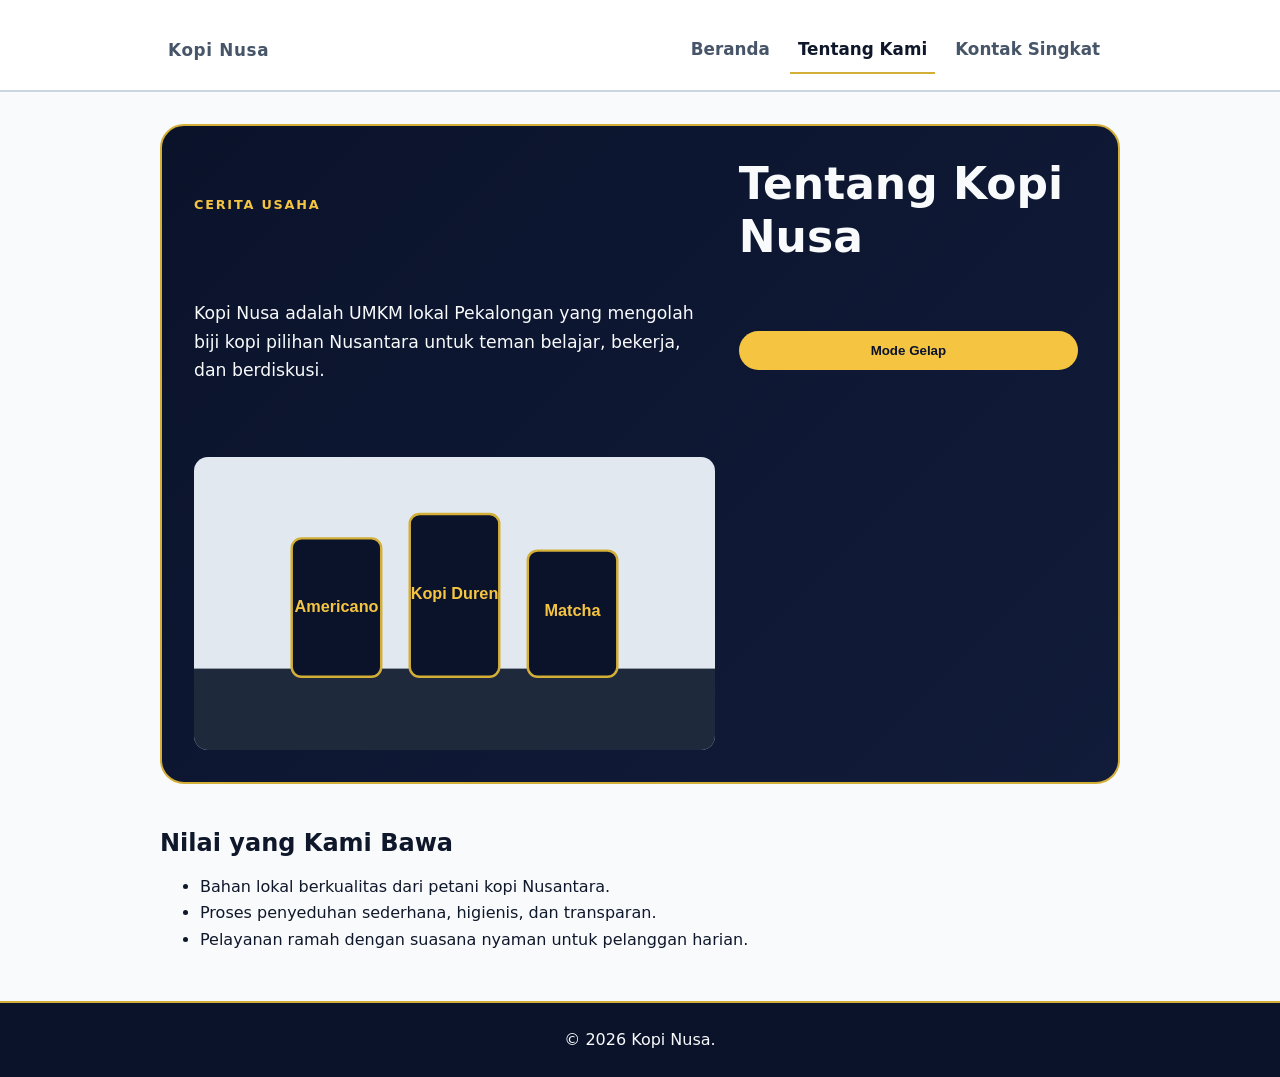
<file: js/tentang.html>
<!doctype html>
<html lang="id">
<head>
  <meta charset="utf-8" />
  <meta name="viewport" content="width=device-width, initial-scale=1.0" />
  <title>Tentang Kopi Nusa Website UMKM</title>
  <link rel="stylesheet" href="../css/style.css" />
</head>
<body>
  <!-- Skip link untuk navigasi keyboard -->
  <a class="skip-link" href="#konten">Lewati ke konten utama</a>

  <!-- Header & Navigasi Utama (aria-current pindah ke Tentang Kami) -->
  <header class="site-header">
    <nav class="nav" aria-label="Navigasi utama">
      <a class="brand" href="../index.html">Kopi Nusa</a>
      <ul>
        <li><a href="../index.html">Beranda</a></li>
        <li><a aria-current="page" href="tentang.html">Tentang Kami</a></li>
        <li><a href="../index.html#kontak">Kontak Singkat</a></li>
      </ul>
    </nav>
  </header>

  <!-- Konten Utama Halaman Tentang -->
  <main id="konten" class="page">
    <section class="hero" aria-labelledby="tentang-title">
      <p class="eyebrow">Cerita Usaha</p>
      <h1 id="tentang-title">Tentang Kopi Nusa</h1>
      <p>Kopi Nusa adalah UMKM lokal Pekalongan yang mengolah biji kopi pilihan Nusantara untuk teman belajar, bekerja, dan berdiskusi.</p>
      <button id="themeButton" type="button">Mode Gelap</button>
      <img src="../assets/images/etalase-kopi.svg" alt="Etalase Kopi Nusa berisi kemasan kopi Gayo, Kopi Nusa, dan Aren di atas meja" />
    </section>

    <section aria-labelledby="nilai-title">
      <h2 id="nilai-title">Nilai yang Kami Bawa</h2>
      <ul>
        <li>Bahan lokal berkualitas dari petani kopi Nusantara.</li>
        <li>Proses penyeduhan sederhana, higienis, dan transparan.</li>
        <li>Pelayanan ramah dengan suasana nyaman untuk pelanggan harian.</li>
      </ul>
    </section>
  </main>

  <!-- Footer -->
  <footer class="site-footer">
    <p>&copy; 2026 Kopi Nusa.</p>
  </footer>

  <script src="script.js"></script>
</body>
</html>
</file>
<file: css/style.css>
/* 1. Baseline Box Model */
*,
*::before,
*::after {
  box-sizing: border-box;
}

/* 2. Design Token — Mode Terang */
:root {
  /* Token warna */
  --color-primary: #0b132b;
  --color-primary-strong: #111c3a;
  --color-accent: #d4af37;
  --color-accent-bright: #f5c542;
  --color-text: #0f172a;
  --color-muted: #475569;
  --color-surface: #ffffff;
  --color-surface-soft: #f8fafc;
  --color-border: #cbd5e1;
  --color-focus: #2563eb;
  --color-success: #15803d;

  /* Token warna pendukung*/
  --color-on-primary: #f8fafc;
  --color-price: #b45309;
  --color-success-text: #15803d;
  --color-danger: #b91c1c;
  --color-danger-strong: #7f1d1d;

  /* Token spacing */
  --space-1: 0.5rem;
  --space-2: 0.75rem;
  --space-3: 1rem;
  --space-4: 1.5rem;
  --space-5: 2rem;

  /* Token radius & shadow */
  --radius-sm: 0.5rem;
  --radius-md: 0.875rem;
  --radius-lg: 1.5rem;
  --radius-pill: 999px;
  --shadow-card: 0 0.5rem 1.5rem rgb(11 19 43 / 0.08);

  /* Token tipografi */
  --font-body: system-ui, -apple-system, BlinkMacSystemFont, "Segoe UI", sans-serif;
  --font-mono: Consolas, "Courier New", monospace;
}

/* 3. Design Token — Mode Gelap */
body.dark-mode {
  --color-surface: #0b132b;
  --color-surface-soft: #050811;
  --color-text: #f1f5f9;
  --color-muted: #cbd5e1;
  --color-border: #1e293b;
  --color-accent: #f5c542;
  --color-focus: #60a5fa;

  --color-price: #f5c542;
  --color-success-text: #4ade80;
  --color-danger: #fca5a5;
  --color-danger-strong: #fecaca;
  --shadow-card: 0 0.5rem 1.5rem rgb(0 0 0 / 0.4);
}

/* 4. Dasar Tipografi & Halaman */
body {
  margin: 0;
  color: var(--color-text);
  background: var(--color-surface-soft);
  font-family: var(--font-body);
  font-size: 1rem;
  line-height: 1.65;
  transition: background-color 0.3s ease, color 0.3s ease;
}

h1,
h2,
h3 {
  margin-top: 0;
  overflow-wrap: anywhere;
}

h1 {
  margin-bottom: var(--space-3);
  font-size: clamp(1.85rem, 1.25rem + 3vw, 2.75rem);
  line-height: 1.2;
}

h2 {
  margin-bottom: var(--space-3);
  font-size: 1.5rem;
  line-height: 1.25;
}

h3 {
  margin-bottom: var(--space-1);
  line-height: 1.3;
}

p {
  margin: 0 0 var(--space-3);
}

p,
li {
  max-width: 68ch;
}

/* 5. Skala Fokus Keyboard */
:focus-visible {
  outline: 3px solid var(--color-focus);
  outline-offset: 3px;
}

/* 6. Skip Link */
.skip-link {
  position: absolute;
  left: -9999px;
  padding: var(--space-2) var(--space-3);
  color: var(--color-primary);
  font-weight: 700;
  text-decoration: none;
  background: var(--color-accent-bright);
  border-radius: var(--radius-sm);
}

.skip-link:focus {
  top: var(--space-2);
  left: var(--space-2);
  z-index: 100;
}

/* Teks tetap terbaca screen reader*/
.sr-only {
  position: absolute;
  width: 1px;
  height: 1px;
  padding: 0;
  margin: -1px;
  overflow: hidden;
  clip: rect(0, 0, 0, 0);
  white-space: nowrap;
  border: 0;
}

/* 7. Header & Navigasi */
.site-header {
  position: sticky;
  top: 0;
  z-index: 50;
  padding: var(--space-3) 0;
  background: var(--color-surface);
  border-bottom: 2px solid var(--color-border);
  transition: background-color 0.3s ease, border-color 0.3s ease;
}

.nav {
  display: grid;
  grid-template-columns: minmax(0, 1fr) auto;
  grid-template-areas:
    "clock clock"
    "brand theme"
    "menu menu";
  align-items: center;
  width: min(100% - 2rem, 60rem);
  margin-inline: auto;
  gap: var(--space-3);
}

/* Widget jam real-time di baris atas nav */
.live-clock-widget {
  display: flex;
  flex-wrap: wrap;
  grid-area: clock;
  align-items: center;
  justify-content: flex-end;
  justify-self: end;
  gap: 0.25rem 0.5rem;
  min-width: 0;
  max-width: 100%;
}

.clock-text {
  min-width: 0;
  color: var(--color-muted);
  font-size: 0.85rem;
  font-weight: 600;
  line-height: 1.4;
  font-variant-numeric: tabular-nums;
  overflow-wrap: anywhere;
}

.timezone-select {
  width: auto;
  max-width: 100%;
  padding: 0.2rem 0.55rem;
  margin: 0;
  color: var(--color-text);
  font-family: var(--font-body);
  font-size: 0.8rem;
  font-weight: 700;
  line-height: 1.4;
  background: var(--color-surface-soft);
  border: 1px solid var(--color-border);
  border-radius: var(--radius-pill);
  cursor: pointer;
  transition: background-color 0.2s ease, border-color 0.2s ease;
}

.timezone-select:hover {
  border-color: var(--color-accent);
}

.timezone-select:focus {
  border-color: var(--color-accent);
}

body.dark-mode .timezone-select {
  color: var(--color-text);
  background: var(--color-surface);
  border-color: var(--color-border);
}

body.dark-mode .timezone-select:hover,
body.dark-mode .timezone-select:focus {
  border-color: var(--color-accent-bright);
}

.brand {
  display: inline-block;
  grid-area: brand;
  flex-shrink: 0;
  margin-bottom: 0;
  color: var(--color-text);
  font-size: 1.6rem;
  font-weight: 800;
  letter-spacing: 0.04em;
  text-decoration: none;
  white-space: nowrap;
}

.nav ul {
  display: flex;
  grid-area: menu;
  flex-direction: column;
  flex-wrap: wrap;
  gap: var(--space-2);
  padding: 0;
  margin: 0;
  list-style: none;
}

/* Tombol tema ikon, selalu di pojok kanan nav */
.theme-icon-btn {
  display: inline-flex;
  grid-area: theme;
  align-items: center;
  justify-content: center;
  justify-self: end;
  width: 2.5rem;
  height: 2.5rem;
  padding: 0;
  margin: 0;
  color: var(--color-accent-bright);
  font-size: 1.15rem;
  font-weight: 400;
  line-height: 1;
  background: var(--color-primary);
  border: 2px solid var(--color-accent);
  border-radius: 999px;
  box-shadow: var(--shadow-card);
  cursor: pointer;
  flex-shrink: 0;
  transition: background-color 0.2s ease, border-color 0.2s ease, transform 0.15s ease;
}

.theme-icon-btn:hover {
  background: var(--color-primary-strong);
  border-color: var(--color-accent-bright);
}

.theme-icon-btn:active {
  transform: scale(0.96);
}

.theme-icon-btn:focus-visible {
  outline: 3px solid var(--color-focus);
  outline-offset: 3px;
}

.nav li {
  display: inline-block;
  margin: 0;
}

.nav a {
  display: inline-block;
  padding: var(--space-1);
  color: var(--color-muted);
  font-size: 1.05rem;
  font-weight: 600;
  text-decoration: none;
  transition: color 0.2s ease;
}

.nav a:hover {
  color: var(--color-accent);
}

.nav a[aria-current="page"] {
  color: var(--color-text);
  font-weight: 800;
  border-bottom: 2px solid var(--color-accent);
}

/* 8. Konten Utama & Hero */
.page {
  width: min(100% - 2rem, 60rem);
  margin-inline: auto;
  padding-block: var(--space-5);
}

main section + section {
  margin-top: calc(var(--space-5) + var(--space-2));
}

.hero {
  display: grid;
  grid-template-columns: 1fr;
  gap: var(--space-4);
  align-items: center;
  padding: var(--space-5);
  color: var(--color-on-primary);
  background: linear-gradient(135deg, var(--color-primary), var(--color-primary-strong));
  border: 2px solid var(--color-accent);
  border-radius: var(--radius-lg);
  transition: border-color 0.3s ease;
}

.hero-content {
  min-width: 0;
}

.hero-content:only-child {
  grid-column: 1 / -1;
}

.hero h1 {
  margin-bottom: var(--space-2);
}

.hero p {
  margin: 0 0 var(--space-4);
  font-size: 1.08rem;
}

.eyebrow {
  margin: 0 0 var(--space-1);
  color: var(--color-accent-bright);
  font-weight: 700;
  letter-spacing: 0.14em;
  text-transform: uppercase;
}

.hero .eyebrow {
  font-size: 0.8rem;
}

/* 9. Gambar & Media */
img {
  display: block;
  max-width: 100%;
  height: auto;
  margin-top: var(--space-4);
  border-radius: var(--radius-md);
}

.hero-image {
  width: 100%;
  max-height: 420px;
  margin: 0;
  object-fit: contain;
  background: var(--color-primary);
  border: 2px solid var(--color-accent);
  border-radius: var(--radius-md);
}

.media-card img {
  width: 100%;
  height: 360px;
  margin: 0;
  object-fit: contain;
  background: var(--color-surface-soft);
  border: 1px solid var(--color-border);
  border-radius: var(--radius-sm);
}

/* 10. Grid Produk & Kartu Produk */
.product-grid {
  display: grid;
  grid-template-columns: 1fr;
  gap: var(--space-3);
}

.product-list {
  min-width: 0;
}

.product-card {
  display: flex;
  position: relative;
  flex-direction: column;
  min-width: 0;
  padding: max(1rem, 2vw);
  background: var(--color-surface);
  border: 1px solid var(--color-border);
  border-left: 4px solid var(--color-accent);
  border-radius: var(--radius-md);
  box-shadow: var(--shadow-card);
  cursor: pointer;
  transition: background-color 0.3s ease, border-color 0.3s ease, transform 0.15s ease;
}

.product-card h3,
.product-card p {
  overflow-wrap: anywhere;
}

.product-card:hover {
  border-color: var(--color-accent);
  transform: translateY(-2px);
}

.product-badge {
  position: absolute;
  inset-block-start: var(--space-2);
  inset-inline-end: var(--space-2);
  padding: 0.25rem var(--space-2);
  color: var(--color-primary);
  font-size: 0.875rem;
  font-weight: 800;
  background: var(--color-accent-bright);
  border: 1px solid var(--color-accent);
  border-radius: 999px;
}

.product-badge + h3 {
  padding-inline-end: 5.5rem;
}

.product-size {
  margin: var(--space-1) 0 0;
  color: var(--color-muted);
  font-size: 0.9rem;
  font-weight: 600;
}

.price {
  margin: var(--space-1) 0 var(--space-2);
  color: var(--color-price);
  font-weight: 700;
}

.card-actions {
  display: flex;
  gap: var(--space-2);
  align-items: center;
  flex-wrap: wrap;
  margin-top: auto;
  padding-top: var(--space-2);
}

.page a.button {
  display: inline-block;
  padding: var(--space-1) var(--space-3);
  color: var(--color-primary);
  font-weight: 700;
  text-decoration: none;
  background: var(--color-accent-bright);
  border-radius: var(--radius-pill);
  transition: background-color 0.2s ease;
}

.page a.button:hover {
  background: var(--color-accent);
}

/* 11. Ringkasan Pesanan & Tombol */
.order-button {
  margin-top: auto;
  padding: var(--space-1) var(--space-3);
  font-size: 0.875rem;
}

.order-summary {
  max-width: 100%;
  padding: var(--space-4);
  margin-top: var(--space-4);
  background: var(--color-surface);
  border: 1px solid var(--color-border);
  border-top: 4px solid var(--color-accent);
  border-radius: var(--radius-lg);
  box-shadow: var(--shadow-card);
  overflow-wrap: anywhere;
  transition: background-color 0.3s ease, border-color 0.3s ease;
}

.order-summary h3 {
  margin: 0 0 var(--space-2);
}

.order-list {
  padding: 0;
  margin: 0 0 var(--space-2);
  list-style: none;
}

.order-list li {
  padding: var(--space-1) 0;
  border-bottom: 1px dashed var(--color-border);
  overflow-wrap: anywhere;
}

.order-list li::after {
  display: block;
  clear: both;
  content: "";
}

.order-list .item-name {
  float: left;
  margin-right: var(--space-3);
  font-weight: 700;
  overflow-wrap: anywhere;
}

.order-list li > span:nth-child(2) {
  float: right;
  margin-left: var(--space-3);
}

.order-list .remove-button {
  float: right;
  margin-left: var(--space-2);
}

.order-total {
  margin: var(--space-1) 0 0;
}

.order-total strong {
  color: var(--color-price);
}

.order-discount {
  margin: var(--space-1) 0 0;
  color: var(--color-success-text);
  font-weight: 700;
}

#kosongkanPesanan {
  margin-top: var(--space-3);
  color: var(--color-text);
  background: var(--color-border);
}

.whatsapp-button {
  margin-top: var(--space-3);
  margin-right: var(--space-1);
  color: var(--color-on-primary);
  background: var(--color-success);
}

.whatsapp-button:hover {
  filter: brightness(0.9);
}

.remove-button {
  padding: 2px 4px;
  margin: 0 0 0 var(--space-2);
  color: var(--color-danger);
  font-size: 0.8rem;
  font-weight: 700;
  text-decoration: underline;
  background: transparent;
}

.remove-button:hover {
  color: var(--color-danger-strong);
}

button {
  padding: var(--space-2) var(--space-3);
  margin-right: var(--space-1);
  margin-bottom: var(--space-1);
  color: var(--color-primary);
  font-weight: 700;
  cursor: pointer;
  background: var(--color-accent-bright);
  border: 0;
  border-radius: var(--radius-pill);
}

/* 12. Notifikasi Mengambang */
.notifikasi {
  position: fixed;
  right: var(--space-4);
  bottom: var(--space-4);
  z-index: 200;
  max-width: min(360px, calc(100vw - var(--space-5)));
  padding: var(--space-2) var(--space-3);
  color: var(--color-primary);
  font-weight: 700;
  background: var(--color-accent-bright);
  border-left: 6px solid var(--color-accent);
  border-radius: var(--radius-md);
  box-shadow: var(--shadow-card);
  opacity: 0;
  transform: translateY(12px);
  pointer-events: none;
  transition: opacity 0.25s ease, transform 0.25s ease;
}

.notifikasi.show {
  opacity: 1;
  transform: translateY(0);
}

/* 13. Footer */
.site-footer {
  padding: var(--space-4) var(--space-5);
  color: var(--color-on-primary);
  text-align: center;
  background: var(--color-primary);
  border-top: 2px solid var(--color-accent);
  transition: border-color 0.3s ease;
}

.site-footer p {
  margin: 0 auto;
}

/* 14. Figure, Galeri, & Audio */
figure {
  margin: 0 0 var(--space-4);
}

.media-card {
  padding: max(1rem, 2vw);
  background: var(--color-surface);
  border: 1px solid var(--color-border);
  border-left: 4px solid var(--color-accent);
  border-radius: var(--radius-md);
  box-shadow: var(--shadow-card);
  transition: background-color 0.3s ease, border-color 0.3s ease;
}

figcaption {
  margin-top: var(--space-2);
  color: var(--color-muted);
  font-size: 0.95rem;
  line-height: 1.55;
}

.gallery-grid {
  display: grid;
  grid-template-columns: 1fr;
  gap: var(--space-3);
  margin-top: var(--space-3);
}

.gallery-grid > figure {
  margin: 0;
}

/* 15. Grid Profil Tentang Kami */
.about-grid {
  display: grid;
  grid-template-columns: 1fr;
  gap: var(--space-3);
  margin-top: var(--space-3);
}

.about-card {
  min-width: 0;
  padding: var(--space-4);
  background: var(--color-surface);
  border: 1px solid var(--color-border);
  border-left: 4px solid var(--color-accent);
  border-radius: var(--radius-md);
  box-shadow: var(--shadow-card);
  transition: background-color 0.3s ease, border-color 0.3s ease;
}

.about-card h3 {
  margin-bottom: var(--space-1);
  overflow-wrap: anywhere;
}

.about-card p {
  margin-bottom: 0;
  color: var(--color-muted);
  overflow-wrap: anywhere;
}

.about-highlights {
  display: flex;
  flex-wrap: wrap;
  gap: var(--space-1);
  padding: 0;
  margin: var(--space-4) 0 0;
  list-style: none;
}

.about-highlights li {
  padding: var(--space-1) var(--space-3);
  color: var(--color-text);
  font-size: 0.9rem;
  font-weight: 600;
  background: var(--color-surface);
  border: 1px solid var(--color-border);
  border-radius: var(--radius-pill);
  box-shadow: var(--shadow-card);
}

.page audio {
  display: block;
  width: 100%;
  margin-top: var(--space-2);
}

/* 16. Tabel Harga */
.table-scroll {
  max-width: 100%;
  overflow-x: auto;
  border-radius: var(--radius-md);
  -webkit-overflow-scrolling: touch;
}

.table-scroll:focus-visible {
  outline: 3px solid var(--color-focus);
  outline-offset: 3px;
}

.table-scroll table {
  min-width: 40rem;
  margin-block: 0;
}

.table-scroll + p {
  margin-top: var(--space-3);
}

table {
  width: 100%;
  margin-top: var(--space-3);
  color: var(--color-text);
  background: var(--color-surface);
  border: 1px solid var(--color-border);
  border-collapse: separate;
  border-spacing: 0;
  border-radius: var(--radius-md);
  box-shadow: var(--shadow-card);
  overflow: hidden;
  transition: background-color 0.3s ease, color 0.3s ease, border-color 0.3s ease;
}

table + p {
  margin-top: var(--space-3);
}

caption {
  padding: var(--space-2) 0;
  color: var(--color-text);
  font-size: 1.05rem;
  font-weight: 800;
  text-align: left;
}

th,
td {
  padding: var(--space-2);
  text-align: left;
  vertical-align: top;
  border-bottom: 1px solid var(--color-border);
}

thead th {
  color: var(--color-primary);
  background: var(--color-accent-bright);
  border-bottom: 2px solid var(--color-accent);
}

tbody th {
  color: var(--color-text);
  background: var(--color-surface-soft);
  overflow-wrap: anywhere;
}

tbody tr:last-child th,
tbody tr:last-child td {
  border-bottom: 0;
}

tbody tr:hover td,
tbody tr:hover th {
  background: color-mix(in srgb, var(--color-accent) 18%, var(--color-surface));
}

/* 17. Tautan dalam Konten */
.page a {
  color: var(--color-focus);
  text-underline-offset: 2px;
}

/* 17. Formulir Kontak */
form {
  margin-top: var(--space-3);
}

.field {
  margin-bottom: var(--space-4);
}

.field label {
  display: block;
  margin-bottom: var(--space-1);
  font-weight: 600;
}

input[type="text"],
input[type="email"],
input[type="tel"],
select,
textarea {
  width: 100%;
  padding: var(--space-2) var(--space-3);
  color: var(--color-text);
  font-family: var(--font-body);
  font-size: 1rem;
  line-height: 1.5;
  background: var(--color-surface);
  border: 1px solid var(--color-border);
  border-radius: var(--radius-sm);
  box-sizing: border-box;
  transition: background-color 0.3s ease, color 0.3s ease, border-color 0.3s ease;
}

input[type="text"]:focus,
input[type="email"]:focus,
input[type="tel"]:focus,
select:focus,
textarea:focus {
  border-color: var(--color-accent);
}

::placeholder {
  color: var(--color-muted);
  opacity: 1;
}

select option {
  color: var(--color-text);
  background: var(--color-surface);
}

textarea {
  min-height: 120px;
  resize: vertical;
}

#whatsapp-help {
  display: block;
  margin-top: var(--space-1);
  color: var(--color-muted);
  font-size: 0.875rem;
}

fieldset {
  margin: 0 0 var(--space-4);
  padding: var(--space-2) var(--space-3);
  border: 1px solid var(--color-border);
  border-radius: var(--radius-md);
  transition: border-color 0.3s ease;
}

legend {
  padding: 0 var(--space-1);
  font-weight: 700;
}

.radio-option {
  display: inline-block;
  margin: var(--space-1) var(--space-4) var(--space-1) 0;
  cursor: pointer;
}

.radio-option input {
  margin-right: var(--space-1);
  vertical-align: middle;
  accent-color: var(--color-accent);
}

#preview-form {
  padding: var(--space-4);
  margin: var(--space-2) 0 0;
  color: var(--color-on-primary);
  font-family: var(--font-mono);
  font-size: 0.95rem;
  line-height: 1.6;
  white-space: pre-wrap;
  overflow-wrap: anywhere;
  background: linear-gradient(135deg, var(--color-primary), var(--color-primary-strong));
  border: 1px solid var(--color-accent);
  border-radius: var(--radius-md);
  box-shadow: var(--shadow-card);
}

/* 18. Status Validasi, Preferensi, & Newsletter*/
.field-error {
  min-height: 1.25rem;
  margin: 0.25rem 0 0;
  color: var(--color-danger);
  font-size: 0.875rem;
  font-weight: 600;
  line-height: 1.4;
}

.form-feedback {
  margin: var(--space-3) 0 0;
  padding: var(--space-2) var(--space-3);
  color: var(--color-text);
  font-size: 0.95rem;
  background: var(--color-surface);
  border: 1px solid var(--color-border);
  border-left: 4px solid var(--color-accent);
  border-radius: var(--radius-sm);
  overflow-wrap: anywhere;
}

.form-feedback:empty {
  padding: 0;
  margin: 0;
  border: 0;
}

.form-feedback.success {
  color: var(--color-success-text);
  background: color-mix(in srgb, var(--color-success-text) 10%, var(--color-surface));
  border-color: var(--color-success-text);
  border-left-color: var(--color-success-text);
}

body.dark-mode .form-feedback {
  color: var(--color-text);
  background: var(--color-surface);
  border-color: var(--color-border);
  border-left-color: var(--color-accent);
}

body.dark-mode .form-feedback.success {
  color: var(--color-success-text);
  background: color-mix(in srgb, var(--color-success-text) 14%, var(--color-surface));
  border-color: var(--color-success-text);
  border-left-color: var(--color-success-text);
}

input:not([type="radio"]):not([type="checkbox"])[aria-invalid="true"],
select[aria-invalid="true"],
textarea[aria-invalid="true"] {
  border-color: var(--color-danger);
  background: color-mix(in srgb, var(--color-danger) 6%, var(--color-surface));
  box-shadow: 0 0 0 1px var(--color-danger);
}

input[type="radio"][aria-invalid="true"],
input[type="checkbox"][aria-invalid="true"] {
  outline: 2px solid var(--color-danger);
  outline-offset: 2px;
}

.form-actions {
  display: flex;
  flex-wrap: wrap;
  gap: var(--space-2);
  align-items: center;
  margin-top: var(--space-4);
}

.form-actions button {
  margin: 0;
}

.form-actions .ghost-button {
  align-self: center;
}

.field .checkbox-option {
  display: flex;
  align-items: flex-start;
  gap: var(--space-1);
  font-weight: 400;
  cursor: pointer;
}

.checkbox-option input {
  flex: 0 0 auto;
  margin-top: 0.35rem;
  accent-color: var(--color-accent);
}

.preview-box {
  max-width: 100%;
  overflow-x: auto;
}

.preview-box[hidden] {
  display: none;
}

/* Kartu utama kontak */
.contact-card {
  max-width: 46rem;
  margin-inline: auto;
  padding: clamp(1.25rem, 4vw, 2.5rem);
  background: var(--color-surface);
  border: 1px solid var(--color-border);
  border-top: 4px solid var(--color-accent);
  border-radius: var(--radius-lg);
  box-shadow: var(--shadow-card);
  transition: background-color 0.3s ease, border-color 0.3s ease;
}

.contact-card h2 {
  margin-bottom: var(--space-2);
}

.contact-intro {
  margin-bottom: var(--space-4);
  color: var(--color-muted);
}

.contact-card form {
  margin-top: 0;
}

.contact-card .field {
  margin-bottom: var(--space-3);
}

.contact-card .field-error {
  min-height: 1rem;
}

/* Preferensi pelanggan lokal */
.preference-fieldset {
  margin: 0 0 var(--space-3);
  padding: var(--space-3);
  background: var(--color-surface-soft);
  border: 1px solid var(--color-border);
  border-left: 3px solid var(--color-accent);
  border-radius: var(--radius-md);
}

.preference-fieldset legend {
  padding: 0 var(--space-1);
  color: var(--color-text);
  font-weight: 800;
}

.preference-note {
  margin: 0 0 var(--space-3);
  color: var(--color-muted);
  font-size: 0.9rem;
  line-height: 1.5;
}

.preference-fieldset .field {
  margin-bottom: var(--space-2);
}

.topik-fieldset {
  margin: 0 0 var(--space-2);
  padding: var(--space-2);
  background: transparent;
  border: 1px solid var(--color-border);
  border-radius: var(--radius-sm);
}

.topik-fieldset legend {
  font-size: 0.95rem;
  font-weight: 700;
}

.preference-actions {
  display: flex;
  flex-wrap: wrap;
  justify-content: center;
  gap: var(--space-2);
  margin-top: var(--space-3);
}

.btn-preferensi-simpan,
.btn-preferensi-hapus {
  flex: 1 1 0;
  max-width: 12rem;
  padding: var(--space-2) var(--space-3);
  margin: 0;
  font-size: 0.875rem;
  font-weight: 800;
  border-radius: var(--radius-pill);
  cursor: pointer;
  transition: background-color 0.2s ease, border-color 0.2s ease,
    color 0.2s ease;
}

.btn-preferensi-simpan {
  color: var(--color-primary);
  background: var(--color-accent-bright);
  border: 1px solid var(--color-accent);
}

.btn-preferensi-simpan:hover {
  background: var(--color-accent);
}

.btn-preferensi-hapus {
  color: var(--color-text);
  background: transparent;
  border: 1px solid var(--color-border);
}

.btn-preferensi-hapus:hover {
  color: var(--color-primary);
  background: var(--color-accent-bright);
  border-color: var(--color-accent);
}

body.dark-mode .btn-preferensi-simpan {
  color: var(--color-primary);
  background: var(--color-accent-bright);
  border-color: var(--color-accent);
}

body.dark-mode .btn-preferensi-hapus {
  color: var(--color-text);
  background: transparent;
  border-color: var(--color-border);
}

body.dark-mode .btn-preferensi-hapus:hover {
  color: var(--color-primary);
  background: var(--color-accent-bright);
  border-color: var(--color-accent);
}

.preference-status {
  min-height: 1.1rem;
  margin: var(--space-2) 0 0;
  color: var(--color-muted);
  font-size: 0.85rem;
  text-align: center;
}

.preference-status.success {
  color: var(--color-success-text);
}

.preference-status:empty {
  min-height: 0;
  margin: 0;
}

/* Tombol utama lebar penuh */
.btn-submit-full {
  display: block;
  width: 100%;
  padding: var(--space-3) var(--space-4);
  margin: var(--space-4) 0 0;
  color: var(--color-primary);
  font-size: 1rem;
  font-weight: 800;
  letter-spacing: 0.01em;
  background: var(--color-accent-bright);
  border: 1px solid var(--color-accent);
  border-radius: var(--radius-pill);
  cursor: pointer;
  transition: background-color 0.2s ease, transform 0.15s ease;
}

.btn-submit-full:hover {
  background: var(--color-accent);
}

.btn-submit-full:active {
  transform: translateY(1px);
}

body.dark-mode .btn-submit-full {
  color: var(--color-primary);
  background: var(--color-accent-bright);
  border-color: var(--color-accent);
}

body.dark-mode .btn-submit-full:hover {
  background: var(--color-accent);
}

/* Pembungkus ringkasan pesan valid */
.preview-wrapper {
  margin-top: var(--space-4);
  padding: var(--space-3);
  background: var(--color-surface-soft);
  border: 1px solid var(--color-border);
  border-left: 4px solid var(--color-accent);
  border-radius: var(--radius-md);
}

.preview-wrapper[hidden] {
  display: none;
}

.preview-wrapper h3 {
  margin: 0 0 var(--space-2);
  font-size: 1rem;
}

.preview-wrapper #preview-form {
  margin: 0;
}

/* Baris newsletter minimalis */
.newsletter-strip {
  display: grid;
  grid-template-columns: minmax(0, 1fr);
  gap: var(--space-3);
  max-width: 46rem;
  margin: var(--space-5) auto 0;
  padding: var(--space-4) 0;
  border-top: 1px solid var(--color-border);
  border-bottom: 1px solid var(--color-border);
}

.newsletter-copy h2 {
  margin: 0 0 var(--space-1);
  font-size: 1.15rem;
}

.newsletter-copy p {
  margin: 0;
  color: var(--color-muted);
  font-size: 0.95rem;
}

.newsletter-form {
  margin: 0;
  padding: 0;
  background: transparent;
  border: 0;
  box-shadow: none;
}

.newsletter-row {
  display: flex;
  flex-wrap: wrap;
  gap: var(--space-2);
  align-items: stretch;
}

.newsletter-row input[type="email"] {
  flex: 1 1 11rem;
  min-width: 0;
  width: auto;
}

.newsletter-row button {
  margin: 0;
}

.btn-newsletter,
.btn-newsletter-hapus {
  padding: var(--space-2) var(--space-3);
  font-size: 0.875rem;
  font-weight: 800;
  border-radius: var(--radius-pill);
  cursor: pointer;
}

.btn-newsletter {
  color: var(--color-primary);
  background: var(--color-accent-bright);
  border: 1px solid var(--color-accent);
}

.btn-newsletter:hover {
  background: var(--color-accent);
}

.btn-newsletter-hapus {
  color: var(--color-text);
  background: transparent;
  border: 1px solid var(--color-border);
}

.btn-newsletter-hapus:hover {
  color: var(--color-primary);
  background: var(--color-accent-bright);
  border-color: var(--color-accent);
}

body.dark-mode .btn-newsletter {
  color: var(--color-primary);
  background: var(--color-accent-bright);
  border-color: var(--color-accent);
}

body.dark-mode .btn-newsletter-hapus {
  color: var(--color-text);
  background: transparent;
  border-color: var(--color-border);
}

body.dark-mode .btn-newsletter-hapus:hover {
  color: var(--color-primary);
  background: var(--color-accent-bright);
  border-color: var(--color-accent);
}

.newsletter-form .field-error {
  min-height: 0;
  margin: 0.25rem 0 0;
}

.newsletter-form .form-feedback {
  margin: 0.25rem 0 0;
  padding: 0;
  color: var(--color-muted);
  font-size: 0.85rem;
  background: transparent;
  border: 0;
}

.newsletter-form .form-feedback.success {
  color: var(--color-success-text);
}

body.dark-mode .newsletter-form .form-feedback {
  padding: 0;
  color: var(--color-muted);
  background: transparent;
  border: 0;
}

body.dark-mode .newsletter-form .form-feedback.success {
  color: var(--color-success-text);
  background: transparent;
  border: 0;
}

.newsletter-status:empty {
  min-height: 0;
  margin: 0;
}

/* 19. Kartu Audio Galeri */
.audio-card {
  display: flex;
  flex-direction: column;
  gap: var(--space-3);
  margin-top: var(--space-5);
  padding: max(1rem, 2vw);
  background: var(--color-surface);
  border: 1px solid var(--color-border);
  border-left: 4px solid var(--color-accent);
  border-radius: var(--radius-md);
  box-shadow: var(--shadow-card);
}

.audio-card h2 {
  margin: 0;
}

.audio-card p {
  margin: 0;
  max-width: none;
}

.audio-card audio {
  width: 100%;
  display: block;
  margin-top: 0;
}

/* 20. Komponen Data Produk JavaScript*/
.section-header {
  max-width: 68ch;
  margin-bottom: var(--space-4);
}

.section-header .eyebrow {
  margin-bottom: var(--space-1);
}

.section-header h2 {
  margin-bottom: var(--space-2);
}

.section-header p:last-child {
  margin-bottom: 0;
  color: var(--color-muted);
}

.js-product-grid {
  display: grid;
  grid-template-columns: 1fr;
  gap: var(--space-3);
}

.js-product-card {
  display: flex;
  flex-direction: column;
  gap: var(--space-2);
  min-width: 0;
  padding: max(1rem, 2vw);
  background: var(--color-surface);
  border: 1px solid var(--color-border);
  border-left: 4px solid var(--color-accent);
  border-radius: var(--radius-md);
  box-shadow: var(--shadow-card);
  transition: background-color 0.3s ease, border-color 0.3s ease, transform 0.15s ease;
}

.js-product-card:hover {
  border-color: var(--color-accent);
  transform: translateY(-2px);
}

.js-product-card h3,
.js-product-card p {
  margin: 0;
  max-width: none;
  overflow-wrap: anywhere;
}

.js-product-card .product-category {
  color: var(--color-muted);
  font-size: 0.9rem;
  font-weight: 600;
}

.featured-badge {
  align-self: flex-start;
  padding: 0.25rem var(--space-2);
  color: var(--color-primary);
  font-size: 0.8rem;
  font-weight: 800;
  background: var(--color-accent-bright);
  border: 1px solid var(--color-accent);
  border-radius: var(--radius-pill);
}

.js-product-price {
  display: flex;
  flex-wrap: wrap;
  gap: var(--space-1);
  align-items: baseline;
}

.price-old {
  color: var(--color-muted);
  font-size: 0.9rem;
  text-decoration: line-through;
}

.price-promo {
  color: var(--color-price);
  font-size: 1.05rem;
  font-weight: 800;
}

.stock-badge {
  align-self: flex-start;
  padding: 0.2rem var(--space-2);
  color: var(--color-success-text);
  font-size: 0.8rem;
  font-weight: 700;
  background: color-mix(in srgb, var(--color-success-text) 4%, var(--color-surface));
  border: 1px solid color-mix(in srgb, var(--color-success-text) 35%, var(--color-border));
  border-radius: var(--radius-pill);
}

.stock-badge.warning {
  color: var(--color-price);
  background: color-mix(in srgb, var(--color-price) 4%, var(--color-surface));
  border-color: color-mix(in srgb, var(--color-price) 35%, var(--color-border));
}

.stock-badge.empty {
  color: var(--color-danger);
  background: color-mix(in srgb, var(--color-danger) 4%, var(--color-surface));
  border-color: color-mix(in srgb, var(--color-danger) 35%, var(--color-border));
}

.js-product-card .product-action {
  margin-top: auto;
  padding-top: var(--space-2);
  color: var(--color-muted);
  font-size: 0.875rem;
  font-weight: 700;
}

/* 21. data produk js*/
#produk-unggulan {
  font-weight: 700;
  color: var(--color-primary, #f5c542);
}

/* Jaga kontras teks unggulan di gelap. */
body.dark-mode #produk-unggulan {
  color: var(--color-accent-bright);
}

.catalog-meta {
  display: flex;
  flex-wrap: wrap;
  align-items: center;
  gap: 0.35rem 0.75rem;
  max-width: none;
}

.catalog-meta p {
  max-width: none;
  margin: 0;
  color: var(--color-muted);
  font-size: 0.95rem;
  line-height: 1.5;
}

.catalog-meta p + p::before {
  margin-right: 0.6rem;
  color: var(--color-accent);
  content: "•";
}

/* Ringkasan kategori tampil sebagai teks ringkas, bukan kartu terpisah. */
#ringkasan-kategori,
.section-header p.category-summary {
  padding: 0;
  margin: 0;
  color: var(--color-text);
  font-size: 0.95rem;
  font-weight: 600;
  background: transparent;
  border: 0;
  border-radius: 0;
  box-shadow: none;
}

/* 22. Kontrol Filter & Status Katalog Dinamis */
.catalog-controls {
  display: flex;
  flex-direction: column;
  gap: 0.75rem;
  margin: 0 0 var(--space-3);
}

.filter-group {
  display: flex;
  flex-direction: column;
  gap: 0.35rem;
  min-width: 0;
}

.filter-label {
  color: var(--color-muted);
  font-size: 0.8rem;
  font-weight: 700;
  letter-spacing: 0.02em;
  line-height: 1.4;
}

.filter-bar {
  display: flex;
  flex-wrap: wrap;
  gap: var(--space-1);
  padding: 0;
  margin: 0;
  background: transparent;
  border: 0;
  box-shadow: none;
}

.produk-status {
  max-width: none;
  padding: 0;
  margin: 0 0 var(--space-3);
  color: var(--color-muted);
  font-size: 0.95rem;
  font-weight: 600;
  background: transparent;
  border: 0;
  border-radius: 0;
  overflow-wrap: anywhere;
}

/* Status katalog asinkron (P13: Fetch API & JSON) */
.catalog-status {
  max-width: none;
  padding: 0.7rem 0.95rem;
  margin: 0 0 var(--space-3);
  color: var(--color-text);
  font-size: 0.95rem;
  font-weight: 600;
  line-height: 1.5;
  background: var(--color-surface);
  border: 1px solid var(--color-border);
  border-left: 4px solid var(--color-accent);
  border-radius: var(--radius-sm);
  overflow-wrap: anywhere;
}

.catalog-status.loading {
  color: var(--color-muted);
  background: color-mix(in srgb, var(--color-accent) 7%, var(--color-surface));
  border-left-color: var(--color-accent);
}

.catalog-status.success {
  color: var(--color-success-text);
  background: color-mix(in srgb, var(--color-success-text) 7%, var(--color-surface));
  border-color: color-mix(in srgb, var(--color-success-text) 35%, var(--color-border));
  border-left-color: var(--color-success-text);
}

.catalog-status.empty {
  color: var(--color-price);
  background: color-mix(in srgb, var(--color-price) 7%, var(--color-surface));
  border-color: color-mix(in srgb, var(--color-price) 35%, var(--color-border));
  border-left-color: var(--color-price);
}

.catalog-status.error {
  color: var(--color-danger-strong);
  background: color-mix(in srgb, var(--color-danger) 8%, var(--color-surface));
  border-color: color-mix(in srgb, var(--color-danger) 45%, var(--color-border));
  border-left-color: var(--color-danger);
}

body.dark-mode .catalog-status {
  background: var(--color-surface);
  border-color: var(--color-border);
}

body.dark-mode .catalog-status.loading {
  color: var(--color-accent-bright);
  background: color-mix(in srgb, var(--color-accent) 12%, var(--color-surface));
}

body.dark-mode .catalog-status.success {
  color: var(--color-success-text);
  background: color-mix(in srgb, var(--color-success-text) 12%, var(--color-surface));
  border-color: color-mix(in srgb, var(--color-success-text) 45%, var(--color-border));
  border-left-color: var(--color-success-text);
}

body.dark-mode .catalog-status.empty {
  color: var(--color-accent-bright);
  background: color-mix(in srgb, var(--color-accent-bright) 12%, var(--color-surface));
  border-color: color-mix(in srgb, var(--color-accent-bright) 45%, var(--color-border));
  border-left-color: var(--color-accent-bright);
}

body.dark-mode .catalog-status.error {
  color: var(--color-danger-strong);
  background: color-mix(in srgb, var(--color-danger) 14%, var(--color-surface));
  border-color: color-mix(in srgb, var(--color-danger) 50%, var(--color-border));
  border-left-color: var(--color-danger);
}

.filter-button {
  padding: 0.4rem var(--space-3);
  margin: 0;
  color: var(--color-text);
  font-size: 0.9rem;
  font-weight: 700;
  background: var(--color-surface-soft);
  border: 1px solid var(--color-border);
  border-radius: var(--radius-pill);
  transition: color 0.2s ease, background-color 0.2s ease,
    border-color 0.2s ease;
}

.filter-button:hover {
  color: var(--color-primary);
  background: var(--color-accent-bright);
  border-color: var(--color-accent);
}

.filter-button:focus-visible {
  outline: 3px solid var(--color-focus);
  outline-offset: 3px;
}

.filter-button.is-active {
  color: var(--color-primary);
  background: var(--color-accent-bright);
  border-color: var(--color-accent);
  box-shadow: 0 0 0 1px var(--color-accent) inset;
}

body.dark-mode .filter-button {
  color: var(--color-text);
  background: var(--color-surface);
  border-color: var(--color-border);
}

body.dark-mode .filter-button:hover,
body.dark-mode .filter-button.is-active {
  color: var(--color-primary);
  background: var(--color-accent-bright);
  border-color: var(--color-accent);
}

.empty-state {
  grid-column: 1 / -1;
  max-width: none;
  padding: 2rem 1rem;
  margin: 0;
  color: var(--color-muted);
  text-align: center;
  background: var(--color-surface);
  border: 1px dashed var(--color-border);
  border-radius: var(--radius-md);
  overflow-wrap: anywhere;
}

.js-product-card .category-note {
  color: var(--color-muted);
  font-size: 0.9rem;
  font-weight: 600;
}

.js-product-card .price {
  display: flex;
  flex-wrap: wrap;
  gap: var(--space-1);
  align-items: baseline;
  margin: 0;
}

.ghost-button {
  align-self: flex-start;
  padding: 0.4rem var(--space-3);
  margin: auto 0 0;
  color: var(--color-text);
  font-size: 0.85rem;
  font-weight: 700;
  background: transparent;
  border: 1px solid var(--color-border);
  border-radius: var(--radius-pill);
  transition: color 0.2s ease, background-color 0.2s ease,
    border-color 0.2s ease;
}

.ghost-button:hover {
  color: var(--color-primary);
  background: var(--color-accent-bright);
  border-color: var(--color-accent);
}

.ghost-button:focus-visible {
  outline: 3px solid var(--color-focus);
  outline-offset: 3px;
}

body.dark-mode .ghost-button {
  color: var(--color-text);
  border-color: var(--color-border);
}

body.dark-mode .ghost-button:hover {
  color: var(--color-primary);
  background: var(--color-accent-bright);
  border-color: var(--color-accent);
}

/* 20. Breakpoint berbasis konten*/
@media (max-width: 26rem) {
  .form-actions {
    flex-direction: column;
    align-items: stretch;
  }

  .form-actions button {
    width: 100%;
  }

  .radio-option {
    display: flex;
    align-items: flex-start;
    gap: var(--space-1);
    margin: 0 0 var(--space-1);
  }

  .radio-option input {
    margin-top: 0.35rem;
    margin-right: 0;
  }

  .newsletter-row {
    flex-direction: column;
  }

  .newsletter-row input[type="email"],
  .newsletter-row button {
    width: 100%;
  }

  .btn-preferensi-simpan,
  .btn-preferensi-hapus {
    padding: 0.5rem 0.6rem;
    font-size: 0.8rem;
  }
}

@media (min-width: 42rem) {
  .gallery-grid {
    grid-template-columns: repeat(2, minmax(0, 1fr));
  }

  .filter-group {
    flex-direction: row;
    align-items: center;
    gap: var(--space-1);
  }
}

@media (min-width: 48rem) {
  .nav {
    grid-template-columns: auto minmax(0, 1fr) auto;
    grid-template-areas:
      "clock clock clock"
      "brand menu theme";
    gap: var(--space-2);
  }

  .nav ul {
    flex-direction: row;
    justify-content: flex-end;
  }

  .hero {
    grid-template-columns: minmax(0, 1.2fr) minmax(0, 0.8fr);
    align-items: center;
  }

  .newsletter-strip {
    grid-template-columns: minmax(0, 0.9fr) minmax(0, 1.1fr);
    align-items: center;
    gap: var(--space-4);
  }

  .product-grid,
  .about-grid,
  .js-product-grid {
    grid-template-columns: repeat(2, minmax(0, 1fr));
  }
}

@media (min-width: 60rem) {
  .product-grid,
  .about-grid,
  .js-product-grid {
    grid-template-columns: repeat(3, minmax(0, 1fr));
  }
}
</file>
